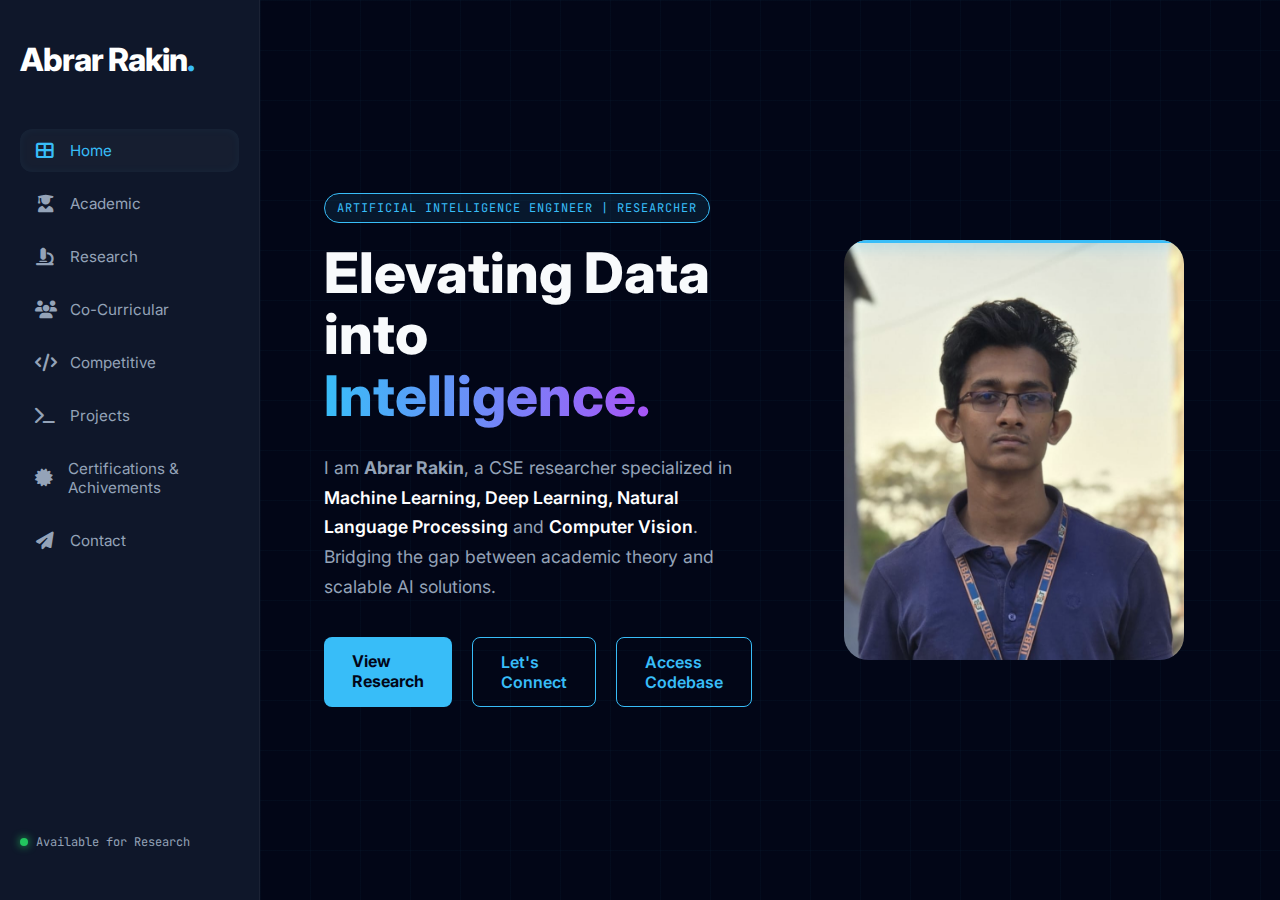
<file: index.html>
<!DOCTYPE html>
<html lang="en">
<head>
  <meta charset="UTF-8">
  <meta name="viewport" content="width=device-width, initial-scale=1.0">
  <title>Abrar Rakin | AI Researcher</title>
  <link href="https://fonts.googleapis.com/css2?family=Inter:wght@400;700;800&family=JetBrains+Mono:wght@400;500&display=swap" rel="stylesheet">
  <link rel="stylesheet" href="https://cdnjs.cloudflare.com/ajax/libs/font-awesome/6.5.0/css/all.min.css">
  <link rel="stylesheet" href="style.css">
</head>
<body>

  <nav class="vertical-nav">
    <div class="logo-box">
      <h1 class="logo">Abrar Rakin<span>.</span></h1>
    </div>
    <ul class="nav-links">
      <li><a href="index.html" class="active"><i class="fas fa-th-large"></i> <span>Home</span></a></li>
      <li><a href="academic.html"><i class="fas fa-user-graduate"></i> <span>Academic</span></a></li>
      <li><a href="research.html"><i class="fas fa-microscope"></i> <span>Research</span></a></li>
      <li><a href="cocurricular.html"><i class="fas fa-users"></i> <span>Co-Curricular</span></a></li>
      <li><a href="competitive.html"><i class="fas fa-code"></i> <span>Competitive</span></a></li>
      <li><a href="projects.html"><i class="fas fa-terminal"></i> <span>Projects</span></a></li>
      <li><a href="certifications.html"><i class="fas fa-certificate"></i> <span>Certifications & Achivements</span></a></li>
      <li><a href="contact.html"><i class="fas fa-paper-plane"></i> <span>Contact</span></a></li>
    </ul>
    <div class="nav-footer">
      <div class="status-dot"></div> Available for Research
    </div>
  </nav>

  <main class="front-page">
    <div class="grid-overlay"></div>
    
    <div class="front-content">
      <div class="text-side">
        <div class="badge">Artificial Intelligence Engineer | Researcher</div>
        <h2 class="hero-title">Elevating Data into <br><span>Intelligence.</span></h2>
        <p class="hero-desc">
          I am <strong>Abrar Rakin</strong>, a CSE researcher specialized in <span class="highlight">Machine Learning, Deep Learning, Natural Language Processing</span> and <span class="highlight">Computer Vision</span>. Bridging the gap between academic theory and scalable AI solutions.
        </p>
        <div class="hero-btns">
          <a href="research.html" class="btn-primary">View Research</a>
          <a href="contact.html" class="btn-secondary">Let's Connect</a>
          <a href="project.html" class="btn-secondary">Access Codebase</a>
        </div>
      </div>

      <div class="image-side">
        <div class="image-frame">
          <img src="images/rakin.jpeg" alt="Abrar Rakin">
          <div class="frame-border"></div>
          <div class="scan-line"></div>
        </div>
      </div>
    </div>
  </main>
</body>
</html>
</file>
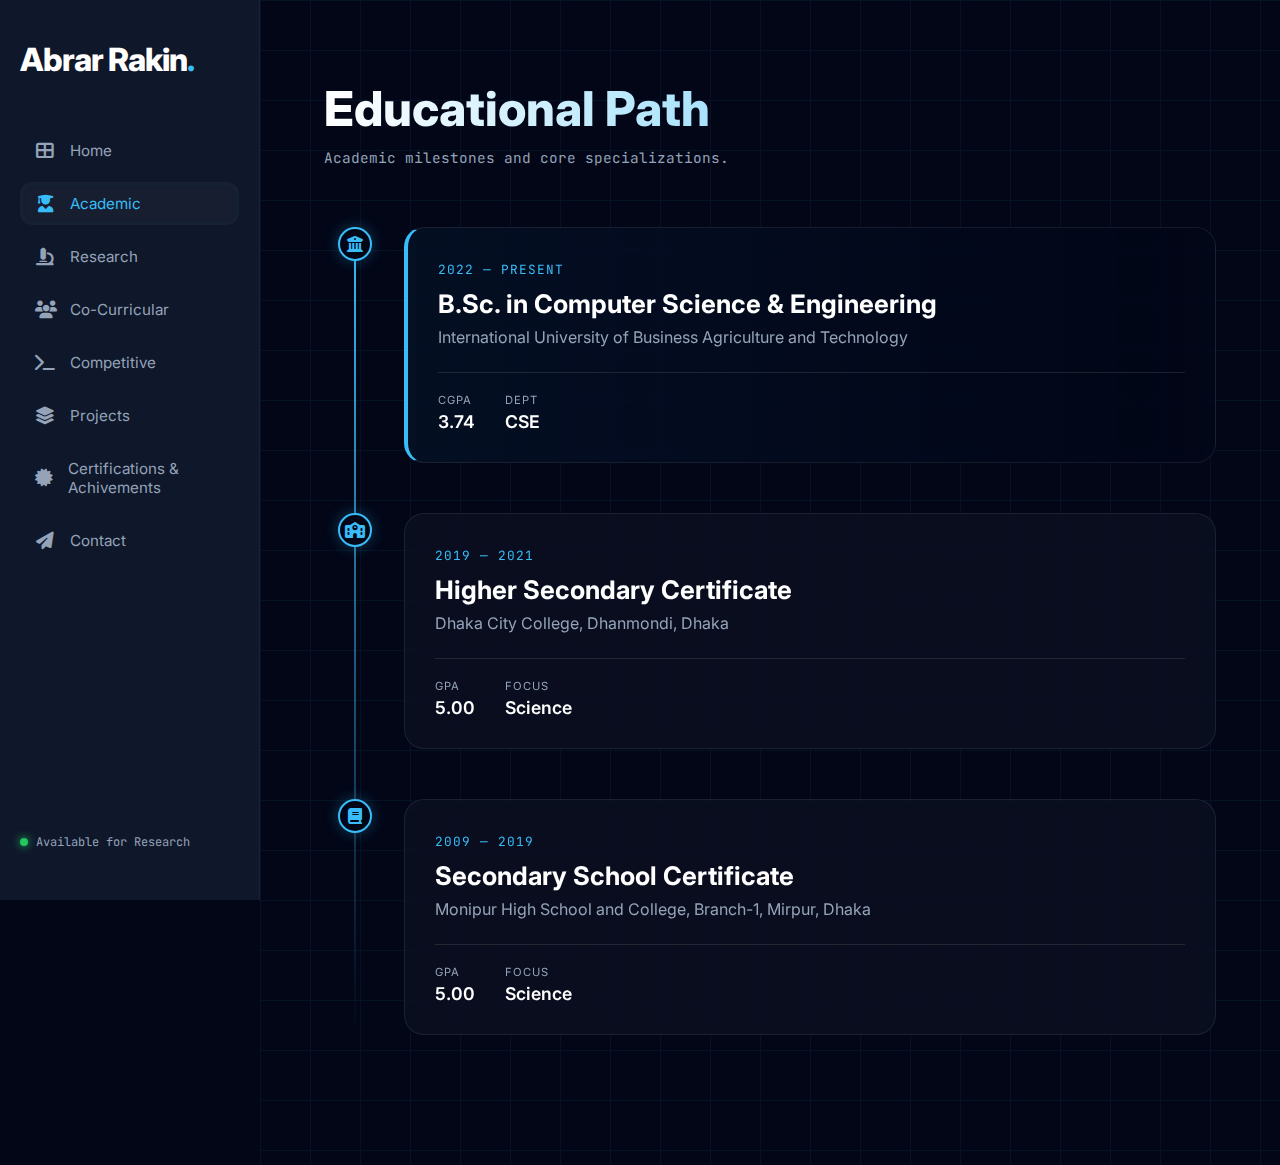
<file: academic.html>
<!DOCTYPE html>
<html lang="en">
<head>
  <meta charset="UTF-8">
  <meta name="viewport" content="width=device-width, initial-scale=1.0">
  <title>Academic Background | Abrar Rakin</title>
  <link href="https://fonts.googleapis.com/css2?family=Inter:wght@400;700;800&family=JetBrains+Mono:wght@400;500&display=swap" rel="stylesheet">
  <link rel="stylesheet" href="https://cdnjs.cloudflare.com/ajax/libs/font-awesome/6.5.0/css/all.min.css">
  <link rel="stylesheet" href="style.css"> 
  <link rel="stylesheet" href="academic.css"> 
</head>
<body>
  
  <nav class="vertical-nav">
    <div class="logo-box">
      <h1 class="logo">Abrar Rakin<span>.</span></h1>
    </div>
    <ul class="nav-links">
      <li><a href="index.html"><i class="fas fa-th-large"></i> <span>Home</span></a></li>
      <li><a href="academic.html" class="active"><i class="fas fa-user-graduate"></i> <span>Academic</span></a></li>
      <li><a href="research.html"><i class="fas fa-microscope"></i> <span>Research</span></a></li>
      <li><a href="cocurricular.html"><i class="fas fa-users"></i> <span>Co-Curricular</span></a></li>
      <li><a href="competitive.html"><i class="fas fa-terminal"></i> <span>Competitive</span></a></li>
      <li><a href="projects.html"><i class="fas fa-layer-group"></i> <span>Projects</span></a></li>
      <li><a href="certifications.html"><i class="fas fa-certificate"></i> <span>Certifications & Achivements</span></a></li>
      <li><a href="contact.html"><i class="fas fa-paper-plane"></i> <span>Contact</span></a></li>
    </ul>
    <div class="nav-footer">
      <div class="status-dot"></div> Available for Research
    </div>
  </nav>

  <main class="academic-wrapper">
    <div class="grid-overlay"></div>
    
    <header class="section-header">
      <h1 class="glow-text">Educational Path</h1>
      <p class="subtitle">Academic milestones and core specializations.</p>
    </header>

    <div class="timeline-container">
      
      <div class="timeline-item">
        <div class="timeline-node"><i class="fas fa-university"></i></div>
        <div class="academic-glass-card latest">
          <span class="year-label">2022 — Present</span>
          <h3>B.Sc. in Computer Science & Engineering</h3>
          <p class="institution">International University of Business Agriculture and Technology</p>
          <div class="academic-details">
            <div class="detail-item"><span>CGPA</span><strong>3.74</strong></div>
            <div class="detail-item"><span>Dept</span><strong>CSE</strong></div>
          </div>
        </div>
      </div>

      <div class="timeline-item">
        <div class="timeline-node"><i class="fas fa-school"></i></div>
        <div class="academic-glass-card">
          <span class="year-label">2019 — 2021</span>
          <h3>Higher Secondary Certificate</h3>
          <p class="institution">Dhaka City College, Dhanmondi, Dhaka</p>
          <div class="academic-details">
            <div class="detail-item"><span>GPA</span><strong>5.00</strong></div>
            <div class="detail-item"><span>Focus</span><strong>Science</strong></div>
          </div>
        </div>
      </div>

      <div class="timeline-item">
        <div class="timeline-node"><i class="fas fa-book"></i></div>
        <div class="academic-glass-card">
          <span class="year-label">2009 — 2019</span>
          <h3>Secondary School Certificate</h3>
          <p class="institution">Monipur High School and College, Branch-1, Mirpur, Dhaka</p>
          <div class="academic-details">
            <div class="detail-item"><span>GPA</span><strong>5.00</strong></div>
            <div class="detail-item"><span>Focus</span><strong>Science</strong></div>
          </div>
        </div>
      </div>

    </div>
  </main>
</body>
</html>
</file>
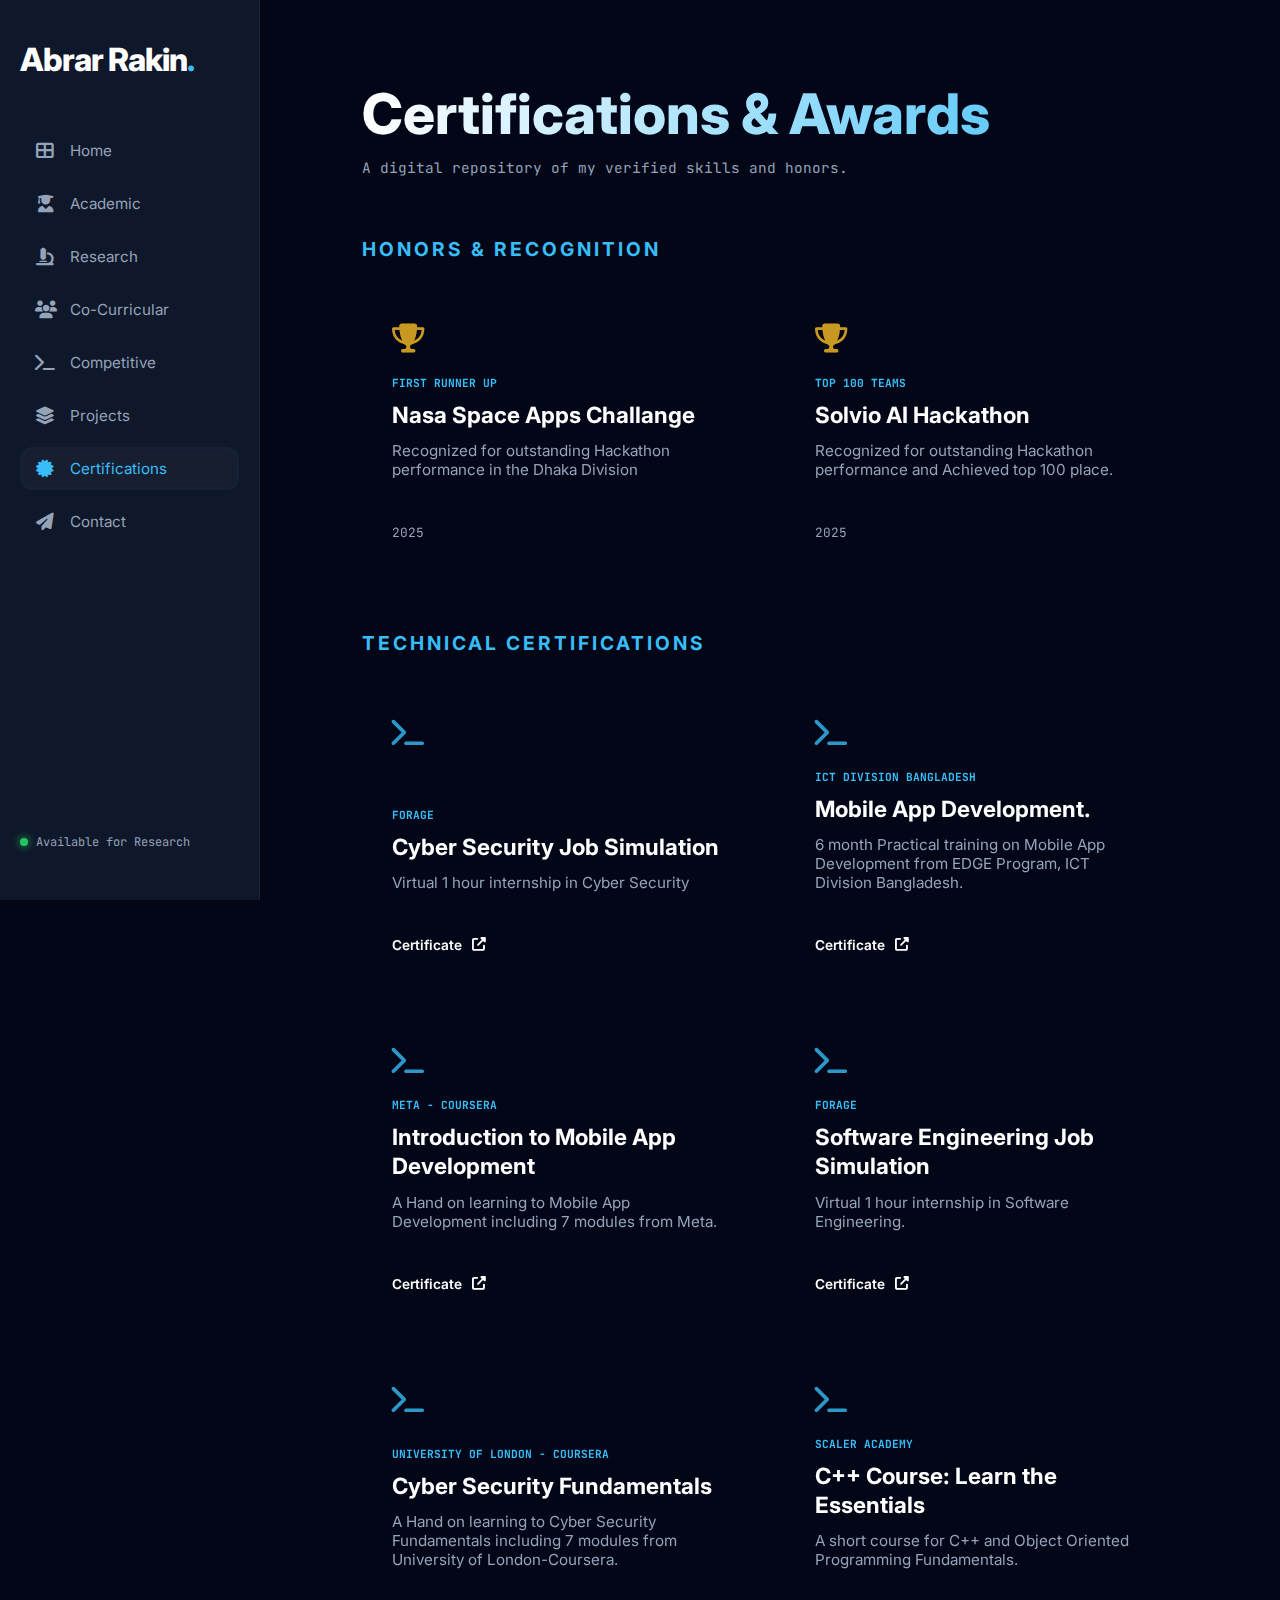
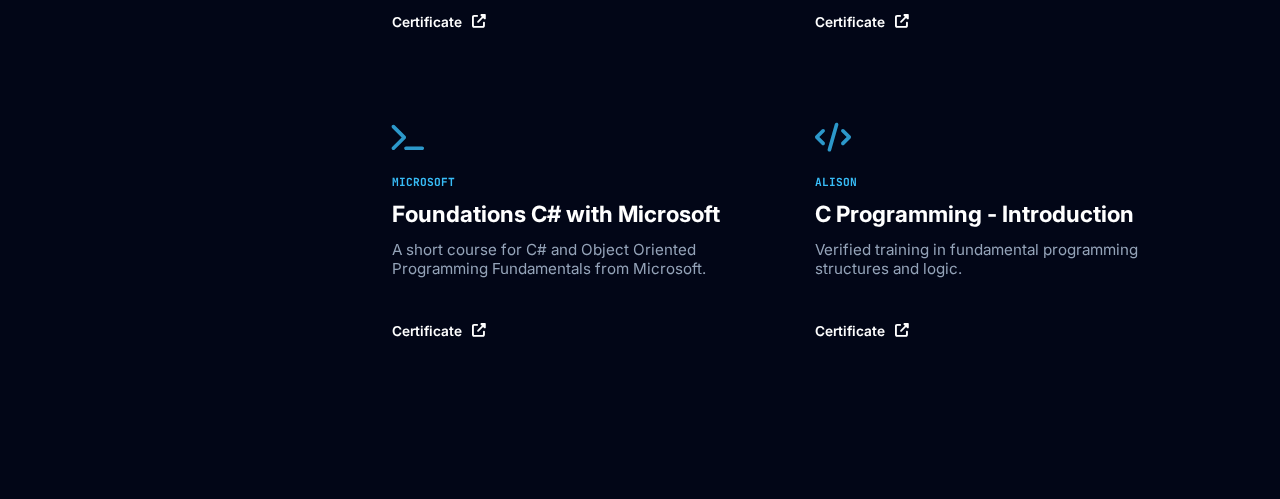
<file: certifications.html>
<!DOCTYPE html>
<html lang="en">
<head>
  <meta charset="UTF-8">
  <meta name="viewport" content="width=device-width, initial-scale=1.0">
  <title>Credentials | Abrar Rakin</title>
  <link href="https://fonts.googleapis.com/css2?family=Inter:wght@400;700;800&family=JetBrains+Mono:wght@400;500&display=swap" rel="stylesheet">
  <link rel="stylesheet" href="https://cdnjs.cloudflare.com/ajax/libs/font-awesome/6.5.0/css/all.min.css">
  <link rel="stylesheet" href="style.css"> 
  <link rel="stylesheet" href="certifications.css"> 
</head>
<body>

  <nav class="vertical-nav">
    <div class="logo-box">
      <h1 class="logo">Abrar Rakin<span>.</span></h1>
    </div>
    <ul class="nav-links">
      <li><a href="index.html"><i class="fas fa-th-large"></i> <span>Home</span></a></li>
      <li><a href="academic.html"><i class="fas fa-user-graduate"></i> <span>Academic</span></a></li>
      <li><a href="research.html"><i class="fas fa-microscope"></i> <span>Research</span></a></li>
      <li><a href="cocurricular.html"><i class="fas fa-users"></i> <span>Co-Curricular</span></a></li>
      <li><a href="competitive.html"><i class="fas fa-terminal"></i> <span>Competitive</span></a></li>
      <li><a href="projects.html"><i class="fas fa-layer-group"></i> <span>Projects</span></a></li>
      <li><a href="certifications.html" class="active"><i class="fas fa-certificate"></i> <span>Certifications</span></a></li>
      <li><a href="contact.html"><i class="fas fa-paper-plane"></i> <span>Contact</span></a></li>
    </ul>
    <div class="nav-footer">
      <div class="status-dot"></div> Available for Research
    </div>
  </nav>

  <main class="cert-wrapper">
    <div class="grid-overlay"></div>
    
    <header class="section-intro">
      <h1 class="glow-title">Certifications & Awards</h1>
      <p class="subtitle">A digital repository of my verified skills and honors.</p>
    </header>

    <h2 class="category-divider">Honors & Recognition</h2>
    <div class="credentials-grid">
      <div class="glass-cert-card award-glow">
        <div class="cert-icon"><i class="fas fa-trophy"></i></div>
        <div class="cert-content">
          <span class="platform-tag">First Runner Up</span>
          <h3>Nasa Space Apps Challange</h3>
          <p>Recognized for outstanding Hackathon performance in the Dhaka Division</p>
          <div class="cert-footer">
            <span class="cert-date">2025</span>
          </div>
        </div>
      </div>

      <div class="glass-cert-card award-glow">
        <div class="cert-icon"><i class="fas fa-trophy"></i></div>
        <div class="cert-content">
          <span class="platform-tag">Top 100 Teams</span>
          <h3>Solvio AI Hackathon</h3>
          <p>Recognized for outstanding Hackathon performance and Achieved top 100 place.</p>
          <div class="cert-footer">
            <span class="cert-date">2025</span>
          </div>
        </div>
      </div>
    </div>

    <h2 class="category-divider">Technical Certifications</h2>
    <div class="credentials-grid">
      
        <div class="glass-cert-card">
        <div class="cert-icon"><i class="fas fa-terminal"></i></div>
        <div class="cert-content">
          <span class="platform-tag">Forage</span>
          <h3>Cyber Security Job Simulation</h3>
          <p>Virtual 1 hour internship in Cyber Security</p>
          <div class="cert-footer">
            <a href="https://drive.google.com/file/d/1C5HxmUEmfNVuG2KZcvxR1ucpfQaMeUvx/view?usp=sharing" target="_blank" class="btn-verify">Certificate <i class="fas fa-external-link-alt"></i></a>
          </div>
        </div>
      </div>

      <div class="glass-cert-card">
        <div class="cert-icon"><i class="fas fa-terminal"></i></div>
        <div class="cert-content">
          <span class="platform-tag">ICT Division Bangladesh</span>
          <h3>Mobile App Development.</h3>
          <p>6 month Practical training on Mobile App Development from EDGE Program, ICT Division Bangladesh.</p>
          <div class="cert-footer">
            <a href="https://drive.google.com/file/d/1kJG18xAhb6I2mNIpS3x46_Fngk0rk7sl/view?usp=sharing" target="_blank" class="btn-verify">Certificate <i class="fas fa-external-link-alt"></i></a>
          </div>
        </div>
      </div>


      <div class="glass-cert-card">
        <div class="cert-icon"><i class="fas fa-terminal"></i></div>
        <div class="cert-content">
          <span class="platform-tag">Meta - Coursera</span>
          <h3>Introduction to Mobile App Development</h3>
          <p>A Hand on learning to Mobile App Development including 7 modules from Meta.</p>
          <div class="cert-footer">
            <a href="https://drive.google.com/file/d/1Rct90ITN_X5EdvcaxeM1BgME785D7Iyc/view?usp=sharing" target="_blank" class="btn-verify">Certificate <i class="fas fa-external-link-alt"></i></a>
          </div>
        </div>
      </div>

      <div class="glass-cert-card">
        <div class="cert-icon"><i class="fas fa-terminal"></i></div>
        <div class="cert-content">
          <span class="platform-tag">Forage</span>
          <h3>Software Engineering Job Simulation</h3>
          <p>Virtual 1 hour internship in Software Engineering.</p>
          <div class="cert-footer">
            <a href="https://drive.google.com/file/d/1JikAbf0PrAP6vWQa3_aSe3dGCWPoiXIC/view?usp=sharing" target="_blank" class="btn-verify">Certificate <i class="fas fa-external-link-alt"></i></a>
          </div>
        </div>
      </div>

      <div class="glass-cert-card">
        <div class="cert-icon"><i class="fas fa-terminal"></i></div>
        <div class="cert-content">
          <span class="platform-tag">University of London - Coursera</span>
          <h3>Cyber Security Fundamentals</h3>
          <p>A Hand on learning to Cyber Security Fundamentals including 7 modules from University of London-Coursera.</p>
          <div class="cert-footer">
            <a href="https://drive.google.com/file/d/14tE1_wb7iRyIAbrZXQ0qiaOtVZwMaR0T/view?usp=sharing" target="_blank" class="btn-verify">Certificate <i class="fas fa-external-link-alt"></i></a>
          </div>
        </div>
      </div>

      <div class="glass-cert-card">
        <div class="cert-icon"><i class="fas fa-terminal"></i></div>
        <div class="cert-content">
          <span class="platform-tag">Scaler Academy</span>
          <h3>C++ Course: Learn the Essentials</h3>
          <p>A short course for C++ and Object Oriented Programming Fundamentals.</p>
          <div class="cert-footer">
            <a href="https://drive.google.com/file/d/1_jA_k8l-J0VISGOQAKnk8Hi46AY3a6hv/view?usp=sharing" target="_blank" class="btn-verify">Certificate <i class="fas fa-external-link-alt"></i></a>
          </div>
        </div>
      </div>

      <div class="glass-cert-card">
        <div class="cert-icon"><i class="fas fa-terminal"></i></div>
        <div class="cert-content">
          <span class="platform-tag">Microsoft</span>
          <h3>Foundations C# with Microsoft</h3>
          <p>A short course for C# and Object Oriented Programming Fundamentals from Microsoft.</p>
          <div class="cert-footer">
            <a href="https://drive.google.com/file/d/1zd0_GexIbU3rHjrNm_cCYAN-XsHRbGBA/view?usp=sharing" target="_blank" class="btn-verify">Certificate <i class="fas fa-external-link-alt"></i></a>
          </div>
        </div>
      </div>

      <div class="glass-cert-card">
        <div class="cert-icon"><i class="fas fa-code"></i></div>
        <div class="cert-content">
          <span class="platform-tag">Alison</span>
          <h3>C Programming - Introduction</h3>
          <p>Verified training in fundamental programming structures and logic.</p>
          <div class="cert-footer">
            <a href="https://drive.google.com/file/d/16xyqewYyEAj_nvve5I69Lc292Q63nQw0/view?usp=drive_link" target="_blank" class="btn-verify">Certificate <i class="fas fa-external-link-alt"></i></a>
          </div>
        </div>
      </div>


      

    </div>
  </main>
</body>
</html>
</file>
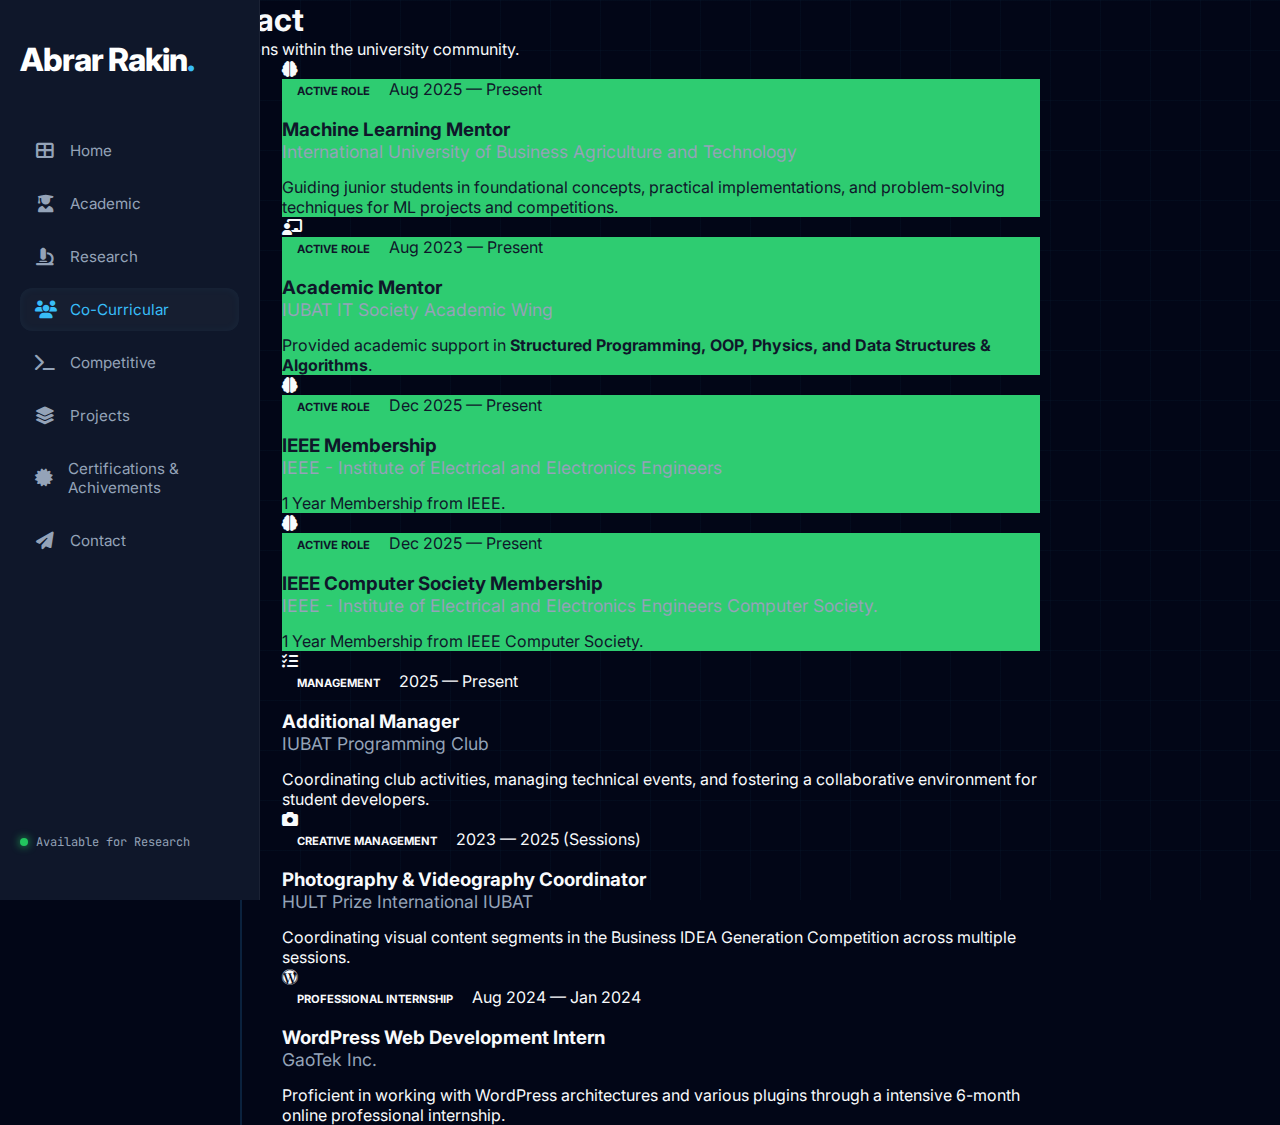
<file: cocurricular.html>
<!DOCTYPE html>
<html lang="en">
<head>
  <meta charset="UTF-8">
  <meta name="viewport" content="width=device-width, initial-scale=1.0">
  <title>Co-Curricular | Abrar Rakin</title>
  <link href="https://fonts.googleapis.com/css2?family=Inter:wght@400;700;800&family=JetBrains+Mono:wght@400;500&display=swap" rel="stylesheet">
  <link rel="stylesheet" href="https://cdnjs.cloudflare.com/ajax/libs/font-awesome/6.5.0/css/all.min.css">
  <link rel="stylesheet" href="style.css"> 
  <link rel="stylesheet" href="cocurricular.css"> 
</head>
<body>

  <nav class="vertical-nav">
    <div class="logo-box">
      <h1 class="logo">Abrar Rakin<span>.</span></h1>
    </div>
    <ul class="nav-links">
      <li><a href="index.html"><i class="fas fa-th-large"></i> <span>Home</span></a></li>
      <li><a href="academic.html"><i class="fas fa-user-graduate"></i> <span>Academic</span></a></li>
      <li><a href="research.html"><i class="fas fa-microscope"></i> <span>Research</span></a></li>
      <li><a href="cocurricular.html" class="active"><i class="fas fa-users"></i> <span>Co-Curricular</span></a></li>
      <li><a href="competitive.html"><i class="fas fa-terminal"></i> <span>Competitive</span></a></li>
      <li><a href="projects.html"><i class="fas fa-layer-group"></i> <span>Projects</span></a></li>
      <li><a href="certifications.html"><i class="fas fa-certificate"></i> <span>Certifications & Achivements</span></a></li>
      <li><a href="contact.html"><i class="fas fa-paper-plane"></i> <span>Contact</span></a></li>
    </ul>
    <div class="nav-footer">
      <div class="status-dot"></div> Available for Research
    </div>
  </nav>

  <main class="cocurricular-wrapper">
    <div class="grid-overlay"></div>
    
    <header class="section-intro">
      <h1 class="glow-title">Leadership & Impact</h1>
      <p class="subtitle">Official roles and mentoring positions within the university community.</p>
    </header>

    <div class="timeline-container">
      
      <div class="timeline-node">
        <div class="node-sidebar">
          <div class="node-icon"><i class="fas fa-brain"></i></div>
          <div class="node-line"></div>
        </div>
        <div class="timeline-glass-card current">
          <div class="card-meta">
            <span class="role-tag active-node">Active Role</span>
            <span class="node-date">Aug 2025 — Present</span>
          </div>
          <h3>Machine Learning Mentor</h3>
          <p class="organization">International University of Business Agriculture and Technology</p>
          <p class="description">Guiding junior students in foundational concepts, practical implementations, and problem-solving techniques for ML projects and competitions.</p>
        </div>
      </div>

      <div class="timeline-node">
        <div class="node-sidebar">
          <div class="node-icon"><i class="fas fa-chalkboard-teacher"></i></div>
          <div class="node-line"></div>
        </div>
        <div class="timeline-glass-card current">
          <div class="card-meta">
            <span class="role-tag active-node">Active Role</span>
            <span class="node-date">Aug 2023 — Present</span>
          </div>
          <h3>Academic Mentor</h3>
          <p class="organization">IUBAT IT Society Academic Wing</p>
          <p class="description">Provided academic support in <strong>Structured Programming, OOP, Physics, and Data Structures & Algorithms</strong>.</p>
        </div>
      </div>

      <div class="timeline-node">
        <div class="node-sidebar">
          <div class="node-icon"><i class="fas fa-brain"></i></div>
          <div class="node-line"></div>
        </div>
        <div class="timeline-glass-card current">
          <div class="card-meta">
            <span class="role-tag active-node">Active Role</span>
            <span class="node-date">Dec 2025 — Present</span>
          </div>
          <h3>IEEE Membership</h3>
          <p class="organization">IEEE - Institute of Electrical and Electronics Engineers</p>
          <p class="description">1 Year Membership from IEEE.</p>
        </div>
      </div>

      <div class="timeline-node">
        <div class="node-sidebar">
          <div class="node-icon"><i class="fas fa-brain"></i></div>
          <div class="node-line"></div>
        </div>
        <div class="timeline-glass-card current">
          <div class="card-meta">
            <span class="role-tag active-node">Active Role</span>
            <span class="node-date">Dec 2025 — Present</span>
          </div>
          <h3>IEEE Computer Society Membership</h3>
          <p class="organization">IEEE - Institute of Electrical and Electronics Engineers Computer Society.</p>
          <p class="description">1 Year Membership from IEEE Computer Society.</p>
        </div>
      </div>

      <div class="timeline-node">
        <div class="node-sidebar">
          <div class="node-icon"><i class="fas fa-tasks"></i></div>
          <div class="node-line"></div>
        </div>
        <div class="timeline-glass-card">
          <div class="card-meta">
            <span class="role-tag mgmt-node">Management</span>
            <span class="node-date">2025 — Present</span>
          </div>
          <h3>Additional Manager</h3>
          <p class="organization">IUBAT Programming Club</p>
          <p class="description">Coordinating club activities, managing technical events, and fostering a collaborative environment for student developers.</p>
        </div>
      </div>

      <div class="timeline-node">
        <div class="node-sidebar">
          <div class="node-icon"><i class="fas fa-camera"></i></div>
          <div class="node-line"></div>
        </div>
        <div class="timeline-glass-card">
          <div class="card-meta">
            <span class="role-tag mgmt-node">Creative Management</span>
            <span class="node-date">2023 — 2025 (Sessions)</span>
          </div>
          <h3>Photography & Videography Coordinator</h3>
          <p class="organization">HULT Prize International IUBAT</p>
          <p class="description">Coordinating visual content segments in the Business IDEA Generation Competition across multiple sessions.</p>
        </div>
      </div>

      <div class="timeline-node">
        <div class="node-sidebar">
          <div class="node-icon"><i class="fab fa-wordpress"></i></div>
          <div class="node-line"></div>
        </div>
        <div class="timeline-glass-card highlight-intern">
          <div class="card-meta">
            <span class="role-tag tech-node">Professional Internship</span>
            <span class="node-date">Aug 2024 — Jan 2024</span>
          </div>
          <h3>WordPress Web Development Intern</h3>
          <p class="organization">GaoTek Inc.</p>
          <p class="description">Proficient in working with WordPress architectures and various plugins through a intensive 6-month online professional internship.</p>
        </div>
      </div>

    </div>
  </main>
</body>
</html>
</file>
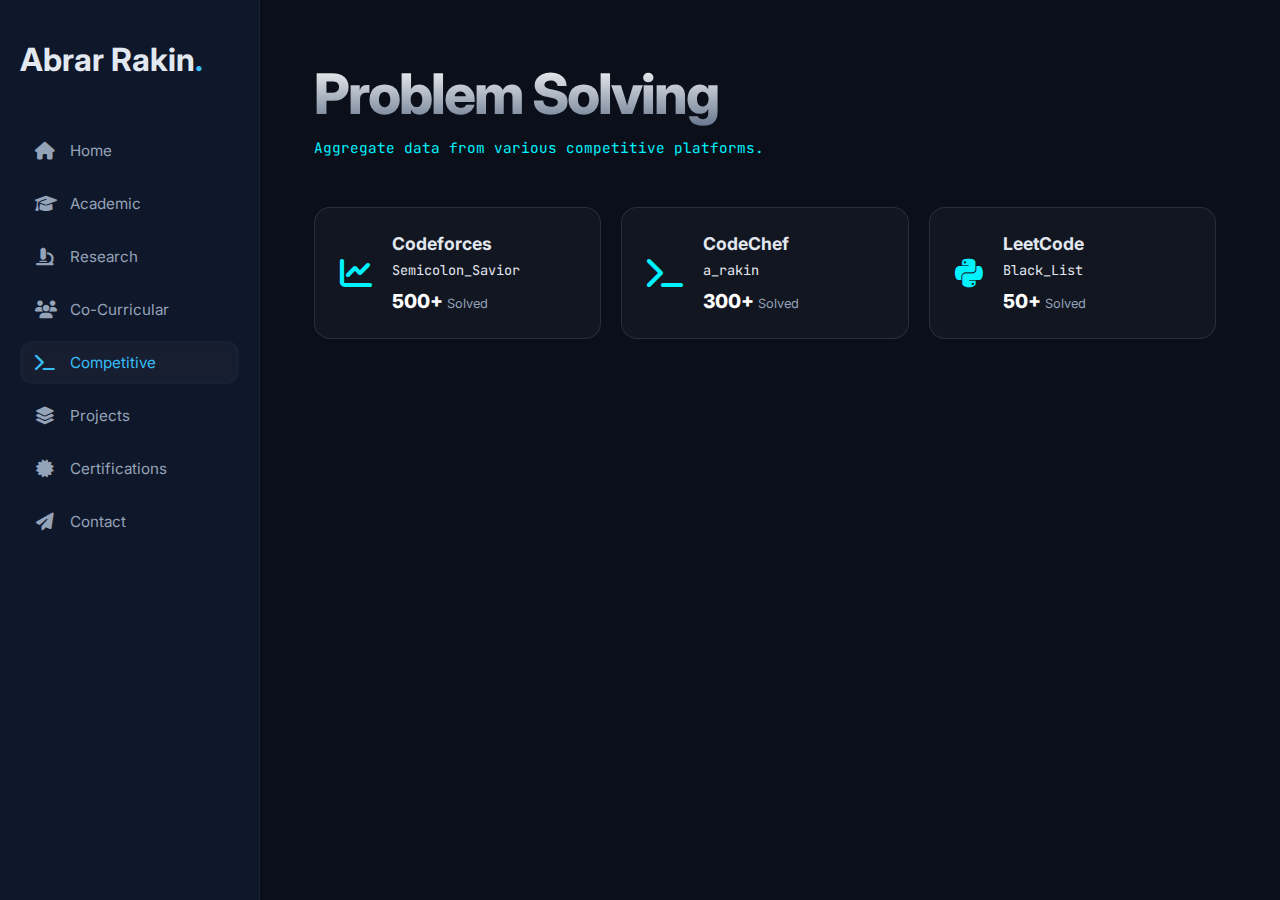
<file: competitive.html>
<!DOCTYPE html>
<html lang="en">
<head>
  <meta charset="UTF-8">
  <meta name="viewport" content="width=device-width, initial-scale=1.0">
  <title>Competitive Programming | Abrar Rakin</title>
  <link href="https://fonts.googleapis.com/css2?family=JetBrains+Mono:wght@400;700&family=Inter:wght@300;400;800&display=swap" rel="stylesheet">
  <link rel="stylesheet" href="https://cdnjs.cloudflare.com/ajax/libs/font-awesome/6.5.0/css/all.min.css">
  <link rel="stylesheet" href="style.css"> <link rel="stylesheet" href="competitive.css">
</head>
<body>

  <nav class="vertical-nav">
    <div class="nav-content">
      <h1 class="logo">Abrar Rakin<span>.</span></h1>
      <ul class="nav-links">
        <li><a href="index.html"><i class="fas fa-home"></i> <span>Home</span></a></li>
        <li><a href="academic.html"><i class="fas fa-graduation-cap"></i> <span>Academic</span></a></li>
        <li><a href="research.html"><i class="fas fa-microscope"></i> <span>Research</span></a></li>
        <li><a href="cocurricular.html"><i class="fas fa-users"></i> <span>Co-Curricular</span></a></li>
        <li><a href="competitive.html" class="active"><i class="fas fa-terminal"></i> <span>Competitive</span></a></li>
        <li><a href="projects.html"><i class="fas fa-layer-group"></i> <span>Projects</span></a></li>
        <li><a href="certifications.html"><i class="fas fa-certificate"></i> <span>Certifications</span></a></li>
        <li><a href="contact.html"><i class="fas fa-paper-plane"></i> <span>Contact</span></a></li>
      </ul>
    </div>
  </nav>

  <main class="main-content">
    <div class="glitch-overlay"></div>

    <section class="oj-section">
      <header class="section-intro">
        <h1 class="glow-title">Problem Solving</h1>
        <p class="subtitle">Aggregate data from various competitive platforms.</p>
      </header>

      <div class="oj-stats-container">
        <div class="oj-stat-box cf">
          <div class="stat-icon"><i class="fas fa-chart-line"></i></div>
          <div class="stat-info">
            <h3>Codeforces</h3>
            <a href="https://codeforces.com/profile/Semicolon_Savior" target="_blank">Semicolon_Savior</a>
            <div class="solve-count"><span>500+</span> Solved</div>
          </div>
        </div>

        <div class="oj-stat-box codechef">
            <div class="stat-icon"><i class="fas fa-terminal"></i></div>
            <div class="stat-info">
                <h3>CodeChef</h3>
                <a href="https://www.codechef.com/users/a_rakin" target="_blank">a_rakin</a>
                <div class="solve-count"><span>300+</span> Solved</div>
            </div>
        </div>

        <div class="oj-stat-box lc">
          <div class="stat-icon"><i class="fab fa-python"></i></div>
          <div class="stat-info">
            <h3>LeetCode</h3>
            <a href="https://leetcode.com/u/Black_List/" target="_blank">Black_List</a>
            <div class="solve-count"><span>50+</span> Solved</div>
          </div>
        </div>
      </div>
    </section>
    
  </main>

</body>
</html>
</file>
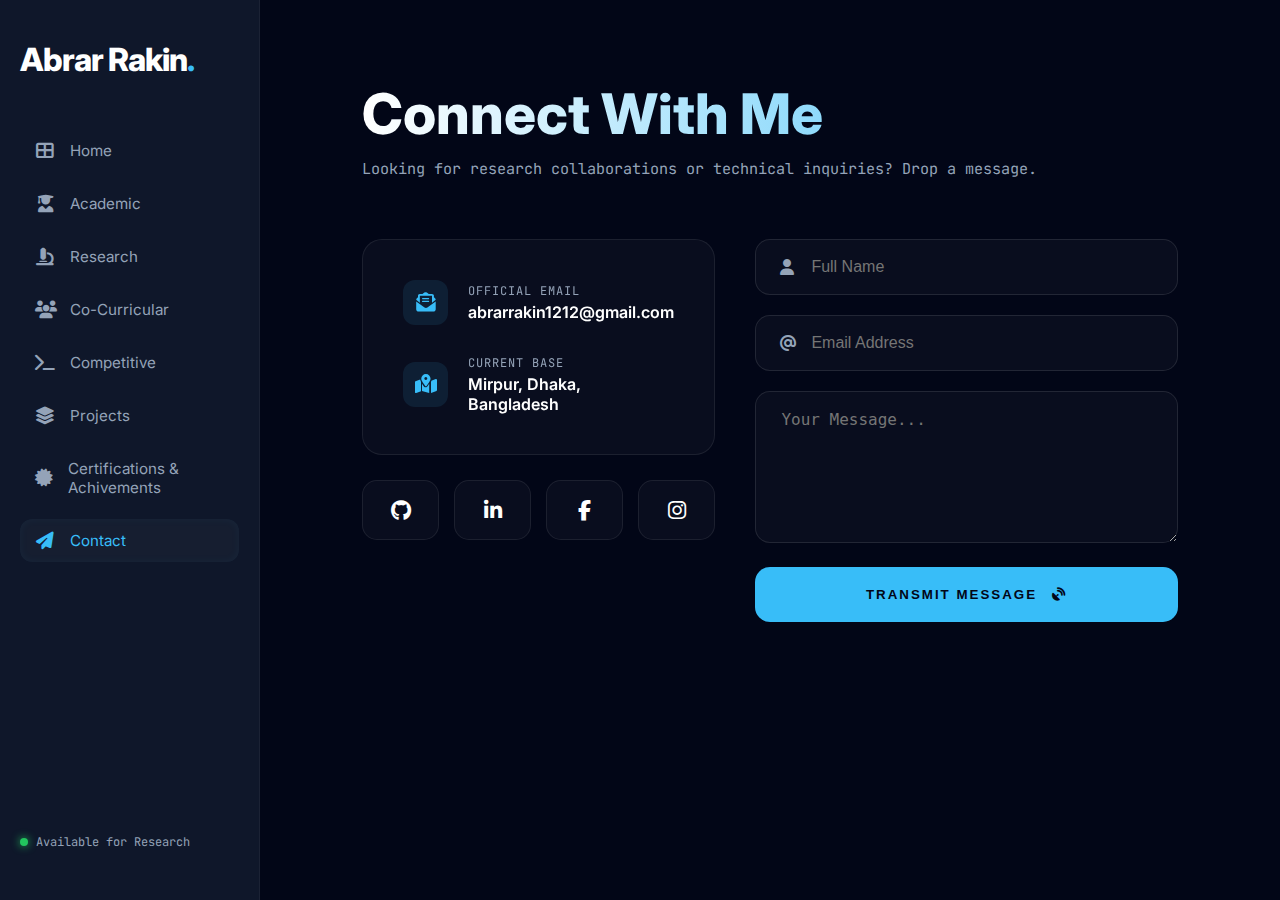
<file: contact.html>
<!DOCTYPE html>
<html lang="en">
<head>
  <meta charset="UTF-8">
  <meta name="viewport" content="width=device-width, initial-scale=1.0">
  <title>Contact | Abrar Rakin</title>
  <link href="https://fonts.googleapis.com/css2?family=Inter:wght@400;700;800&family=JetBrains+Mono:wght@400;500&display=swap" rel="stylesheet">
  <link rel="stylesheet" href="https://cdnjs.cloudflare.com/ajax/libs/font-awesome/6.5.0/css/all.min.css">
  <link rel="stylesheet" href="style.css">
  <link rel="stylesheet" href="contact.css">
</head>
<body>

  <nav class="vertical-nav">
    <div class="logo-box">
      <h1 class="logo">Abrar Rakin<span>.</span></h1>
    </div>
    <ul class="nav-links">
      <li><a href="index.html"><i class="fas fa-th-large"></i> <span>Home</span></a></li>
      <li><a href="academic.html"><i class="fas fa-user-graduate"></i> <span>Academic</span></a></li>
      <li><a href="research.html"><i class="fas fa-microscope"></i> <span>Research</span></a></li>
      <li><a href="cocurricular.html"><i class="fas fa-users"></i> <span>Co-Curricular</span></a></li>
      <li><a href="competitive.html"><i class="fas fa-terminal"></i> <span>Competitive</span></a></li>
      <li><a href="projects.html"><i class="fas fa-layer-group"></i> <span>Projects</span></a></li>
      <li><a href="certifications.html"><i class="fas fa-certificate"></i> <span>Certifications & Achivements</span></a></li>
      <li><a href="contact.html" class="active"><i class="fas fa-paper-plane"></i> <span>Contact</span></a></li>
    </ul>
    <div class="nav-footer">
      <div class="status-dot"></div> Available for Research
    </div>
  </nav>

  <main class="contact-wrapper">
    <div class="grid-overlay"></div>
    
    <header class="section-intro">
      <h1 class="glow-title">Connect With Me</h1>
      <p class="subtitle">Looking for research collaborations or technical inquiries? Drop a message.</p>
    </header>

    <div class="contact-grid">
      <div class="info-sidebar">
        <div class="glass-info-card">
          <div class="info-item">
            <div class="icon-box"><i class="fas fa-envelope-open-text"></i></div>
            <div>
              <span>Official Email</span>
              <p>abrarrakin1212@gmail.com</p>
            </div>
          </div>
          <div class="info-item">
            <div class="icon-box"><i class="fas fa-map-marked-alt"></i></div>
            <div>
              <span>Current Base</span>
              <p>Mirpur, Dhaka, Bangladesh</p>
            </div>
          </div>
        </div>

        <div class="social-grid">
          <a href="https://github.com/A-Rakin" target="_blank" class="social-btn github"><i class="fab fa-github"></i></a>
          <a href="https://www.linkedin.com/in/abrar-rakin-99a039229/" target="_blank" class="social-btn linkedin"><i class="fab fa-linkedin-in"></i></a>
          <a href="https://www.facebook.com/erorabrarrakin" target="_blank" class="social-btn facebook"><i class="fab fa-facebook-f"></i></a>
          <a href="https://www.instagram.com/oggie_vai/" target="_blank" class="social-btn instagram"><i class="fab fa-instagram"></i></a>
        </div>
      </div>

      <div class="form-container">
        <form class="cyber-form">
          <div class="input-group">
            <input type="text" placeholder="Full Name" required>
            <i class="fas fa-user"></i>
          </div>
          <div class="input-group">
            <input type="email" placeholder="Email Address" required>
            <i class="fas fa-at"></i>
          </div>
          <div class="input-group">
            <textarea placeholder="Your Message..." rows="6" required></textarea>
          </div>
          <button type="submit" class="submit-btn">
            Transmit Message <i class="fas fa-satellite-dish"></i>
          </button>
        </form>
      </div>
    </div>
  </main>
</body>
</html>
</file>
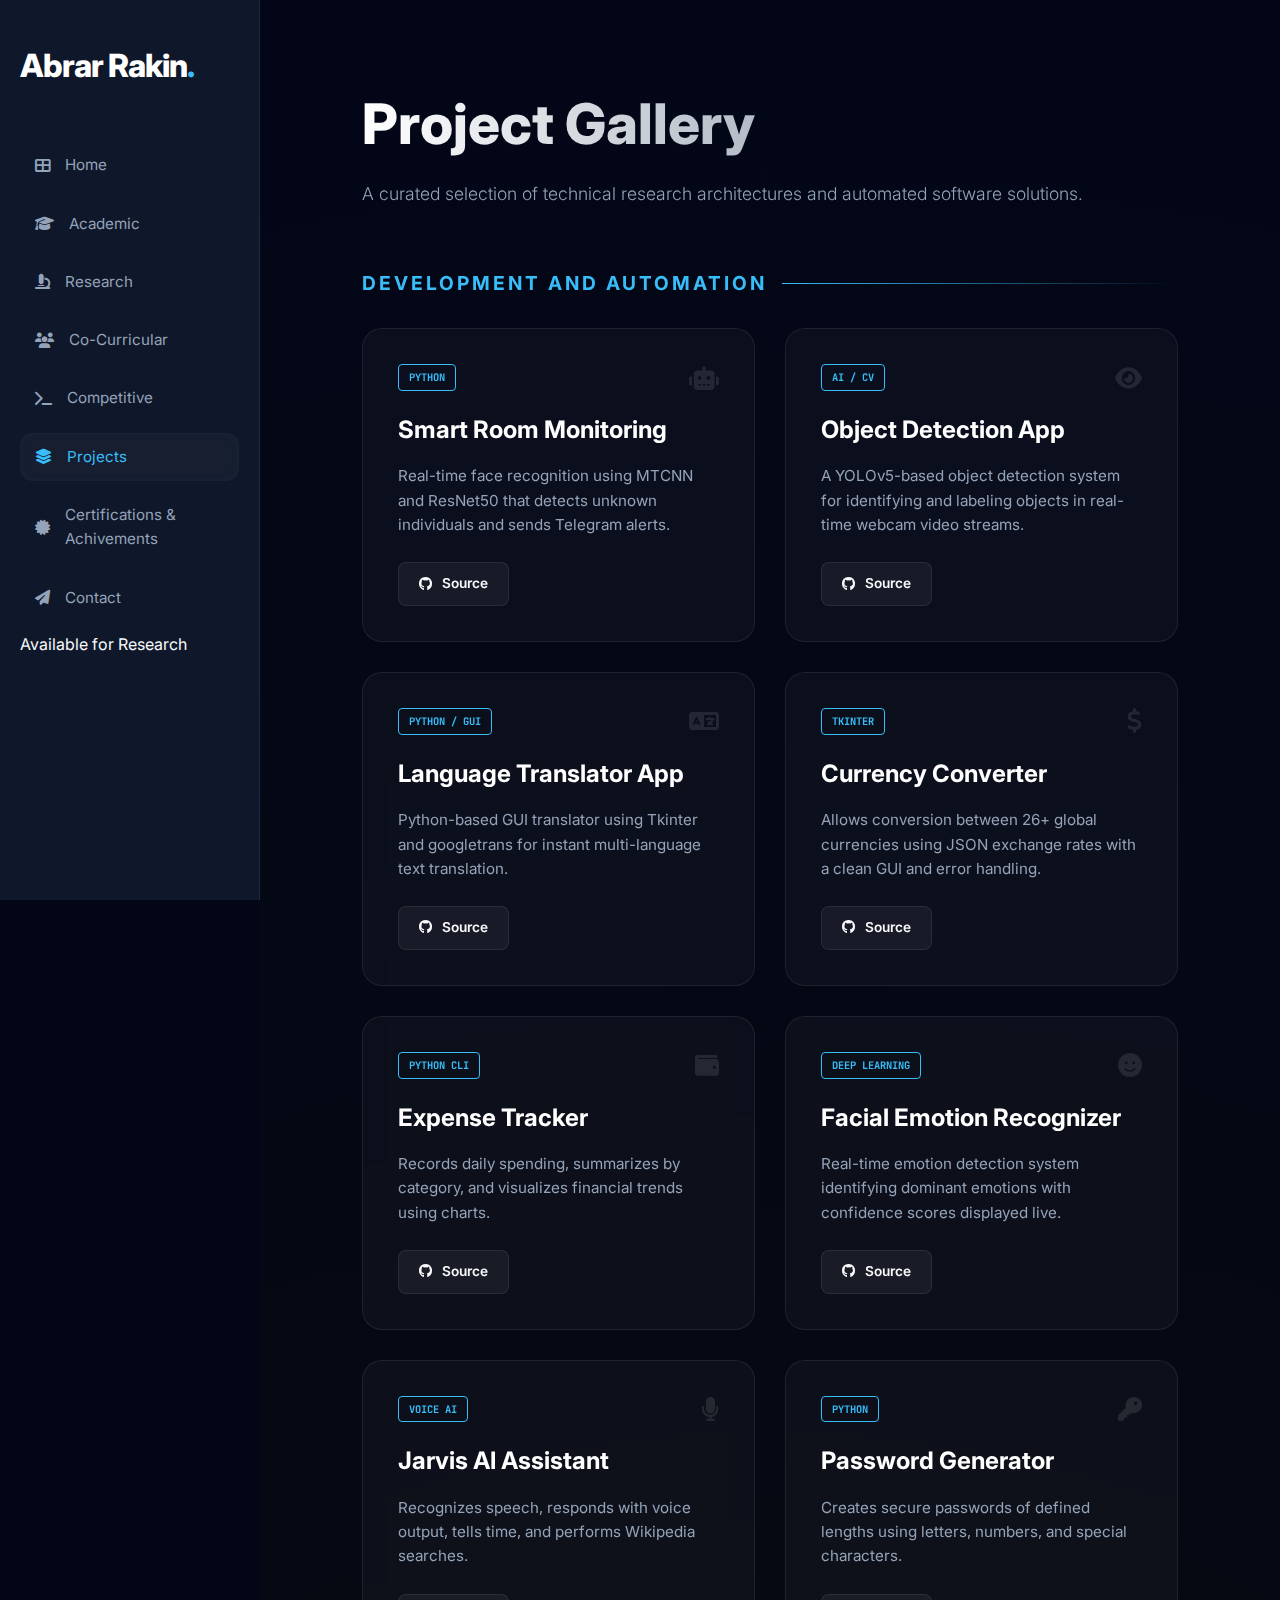
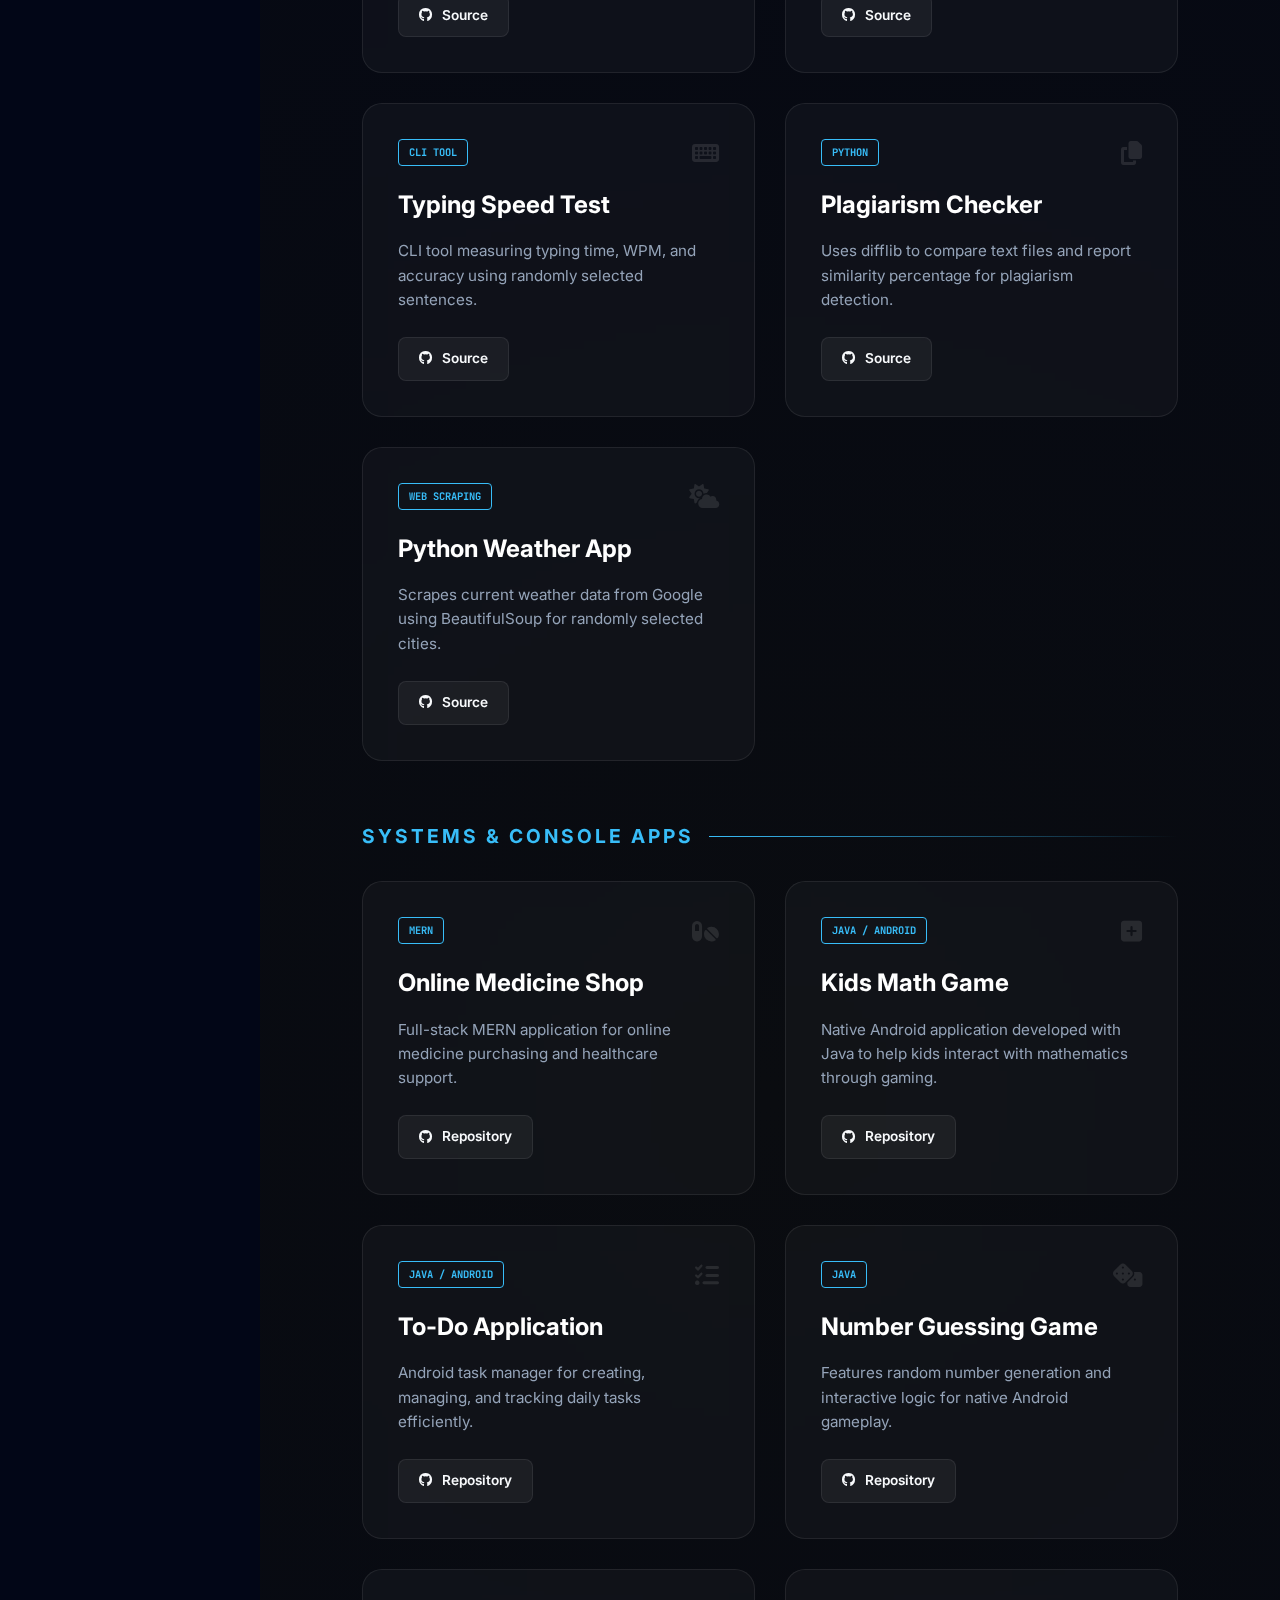
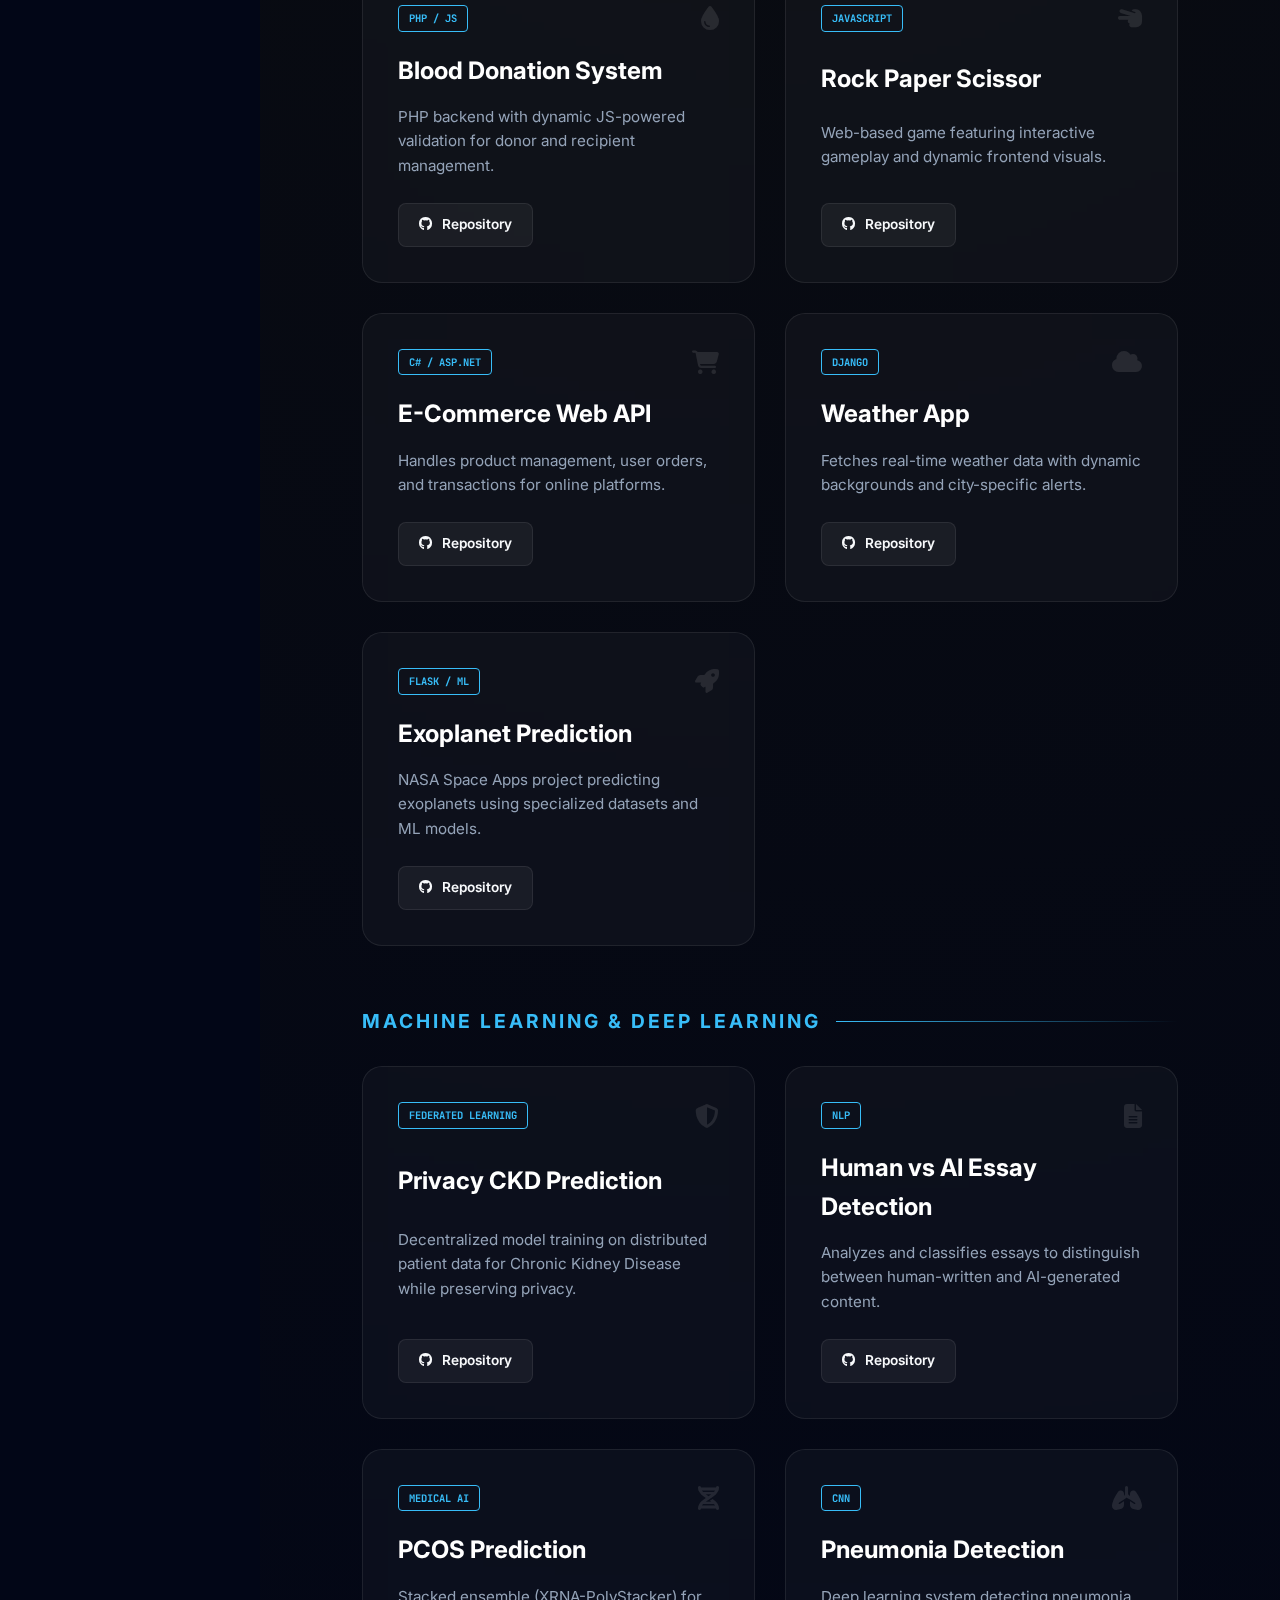
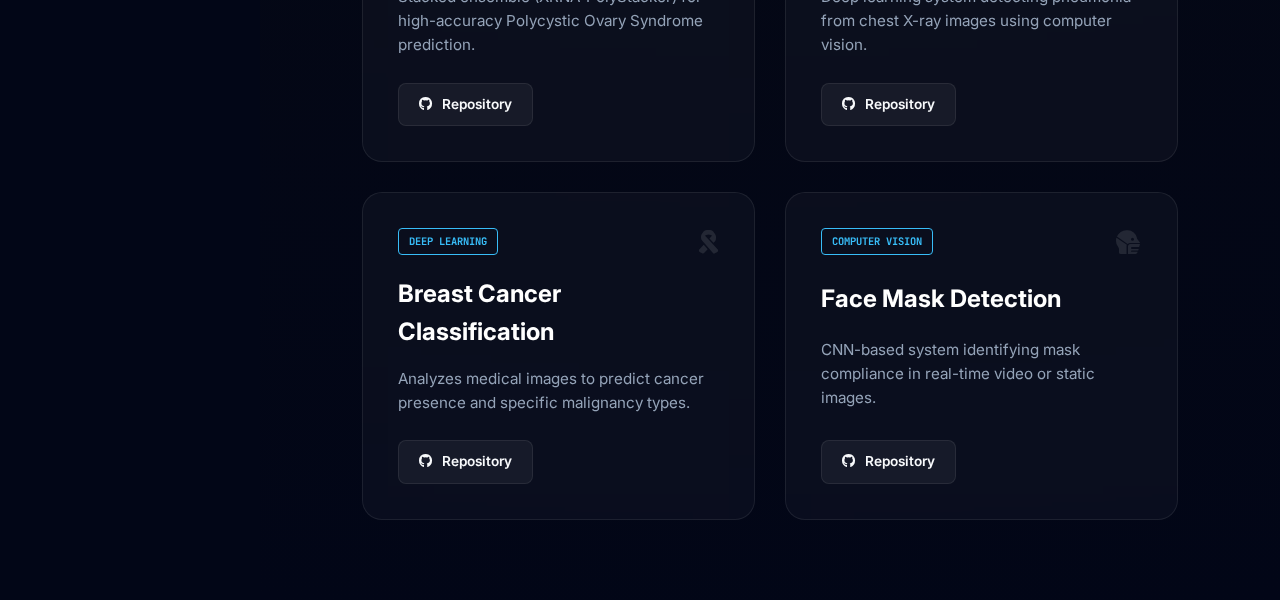
<file: projects.html>
<!DOCTYPE html>
<html lang="en">
<head>
  <meta charset="UTF-8">
  <meta name="viewport" content="width=device-width, initial-scale=1.0">
  <title>Projects | Abrar Rakin</title>
  <link href="https://fonts.googleapis.com/css2?family=Inter:wght@300;400;600;800&family=JetBrains+Mono:wght@400;500&display=swap" rel="stylesheet">
  <link rel="stylesheet" href="https://cdnjs.cloudflare.com/ajax/libs/font-awesome/6.5.0/css/all.min.css">
  <link rel="stylesheet" href="projects.css">
</head>
<body>

  <nav class="vertical-nav">
    <div class="nav-content">
      <div class="logo-box">
        <h1 class="logo">Abrar Rakin<span>.</span></h1>
      </div>
      <ul class="nav-links">
        <li><a href="index.html"><i class="fas fa-th-large"></i> <span>Home</span></a></li>
        <li><a href="academic.html"><i class="fas fa-graduation-cap"></i> <span>Academic</span></a></li>
        <li><a href="research.html"><i class="fas fa-microscope"></i> <span>Research</span></a></li>
        <li><a href="cocurricular.html"><i class="fas fa-users"></i> <span>Co-Curricular</span></a></li>
        <li><a href="competitive.html"><i class="fas fa-terminal"></i> <span>Competitive</span></a></li>
        <li><a href="projects.html" class="active"><i class="fas fa-layer-group"></i> <span>Projects</span></a></li>
        <li><a href="certifications.html"><i class="fas fa-certificate"></i> <span>Certifications & Achivements</span></a></li>
        <li><a href="contact.html"><i class="fas fa-paper-plane"></i> <span>Contact</span></a></li>
      </ul>
      <div class="nav-footer">
        <div class="status-dot"></div> Available for Research
      </div>
    </div>
  </nav>

  <main class="main-wrapper">
    <div class="glow-orb"></div>

    <header class="project-header">
      <h1 class="glitch-text">Project Gallery</h1>
      <p class="header-sub">A curated selection of technical research architectures and automated software solutions.</p>
    </header>

    <div class="category-wrapper">
      <h2 class="category-title">Development and Automation</h2>
      <div class="card-grid">
        <div class="glass-card">
          <div class="card-top">
            <span class="skill-ribbon">Python</span>
            <i class="fas fa-robot tech-icon"></i>
          </div>
          <h3>Smart Room Monitoring</h3>
          <p>Real-time face recognition using MTCNN and ResNet50 that detects unknown individuals and sends Telegram alerts.</p>
          <div class="card-footer">
            <a href="https://github.com/A-Rakin/smart-room-monitoring-system" target="_blank" class="btn-neo">
              <i class="fab fa-github"></i> Source
            </a>
          </div>
        </div>

        <div class="glass-card">
          <div class="card-top">
            <span class="skill-ribbon">AI / CV</span>
            <i class="fas fa-eye tech-icon"></i>
          </div>
          <h3>Object Detection App</h3>
          <p>A YOLOv5-based object detection system for identifying and labeling objects in real-time webcam video streams.</p>
          <div class="card-footer">
            <a href="https://github.com/A-Rakin/object-detection-app-python" target="_blank" class="btn-neo">
              <i class="fab fa-github"></i> Source
            </a>
          </div>
        </div>

        <div class="glass-card">
          <div class="card-top">
            <span class="skill-ribbon">Python / GUI</span>
            <i class="fas fa-language tech-icon"></i>
          </div>
          <h3>Language Translator App</h3>
          <p>Python-based GUI translator using Tkinter and googletrans for instant multi-language text translation.</p>
          <div class="card-footer">
            <a href="https://github.com/A-Rakin/language-translator-python" target="_blank" class="btn-neo">
              <i class="fab fa-github"></i> Source
            </a>
          </div>
        </div>

        <div class="glass-card">
          <div class="card-top">
            <span class="skill-ribbon">Tkinter</span>
            <i class="fas fa-dollar-sign tech-icon"></i>
          </div>
          <h3>Currency Converter</h3>
          <p>Allows conversion between 26+ global currencies using JSON exchange rates with a clean GUI and error handling.</p>
          <div class="card-footer">
            <a href="https://github.com/A-Rakin/currency-converter" target="_blank" class="btn-neo">
              <i class="fab fa-github"></i> Source
            </a>
          </div>
        </div>

        <div class="glass-card">
          <div class="card-top">
            <span class="skill-ribbon">Python CLI</span>
            <i class="fas fa-wallet tech-icon"></i>
          </div>
          <h3>Expense Tracker</h3>
          <p>Records daily spending, summarizes by category, and visualizes financial trends using charts.</p>
          <div class="card-footer">
            <a href="https://github.com/A-Rakin/expense-tracker" target="_blank" class="btn-neo">
              <i class="fab fa-github"></i> Source
            </a>
          </div>
        </div>

        <div class="glass-card">
          <div class="card-top">
            <span class="skill-ribbon">Deep Learning</span>
            <i class="fas fa-smile tech-icon"></i>
          </div>
          <h3>Facial Emotion Recognizer</h3>
          <p>Real-time emotion detection system identifying dominant emotions with confidence scores displayed live.</p>
          <div class="card-footer">
            <a href="https://github.com/A-Rakin/Facial-Emotion-Recognizer" target="_blank" class="btn-neo">
              <i class="fab fa-github"></i> Source
            </a>
          </div>
        </div>

        <div class="glass-card">
          <div class="card-top">
            <span class="skill-ribbon">Voice AI</span>
            <i class="fas fa-microphone tech-icon"></i>
          </div>
          <h3>Jarvis AI Assistant</h3>
          <p>Recognizes speech, responds with voice output, tells time, and performs Wikipedia searches.</p>
          <div class="card-footer">
            <a href="https://github.com/A-Rakin/jarvis-ai-assistant-python" target="_blank" class="btn-neo">
              <i class="fab fa-github"></i> Source
            </a>
          </div>
        </div>

        <div class="glass-card">
          <div class="card-top">
            <span class="skill-ribbon">Python</span>
            <i class="fas fa-key tech-icon"></i>
          </div>
          <h3>Password Generator</h3>
          <p>Creates secure passwords of defined lengths using letters, numbers, and special characters.</p>
          <div class="card-footer">
            <a href="https://github.com/A-Rakin/Password-Generator-Python-Project" target="_blank" class="btn-neo">
              <i class="fab fa-github"></i> Source
            </a>
          </div>
        </div>

        <div class="glass-card">
          <div class="card-top">
            <span class="skill-ribbon">CLI Tool</span>
            <i class="fas fa-keyboard tech-icon"></i>
          </div>
          <h3>Typing Speed Test</h3>
          <p>CLI tool measuring typing time, WPM, and accuracy using randomly selected sentences.</p>
          <div class="card-footer">
            <a href="https://github.com/A-Rakin/Typing-Speed-Test-Python-Project" target="_blank" class="btn-neo">
              <i class="fab fa-github"></i> Source
            </a>
          </div>
        </div>

        <div class="glass-card">
          <div class="card-top">
            <span class="skill-ribbon">Python</span>
            <i class="fas fa-copy tech-icon"></i>
          </div>
          <h3>Plagiarism Checker</h3>
          <p>Uses difflib to compare text files and report similarity percentage for plagiarism detection.</p>
          <div class="card-footer">
            <a href="https://github.com/A-Rakin/plagiarism-checker" target="_blank" class="btn-neo">
              <i class="fab fa-github"></i> Source
            </a>
          </div>
        </div>

        <div class="glass-card">
          <div class="card-top">
            <span class="skill-ribbon">Web Scraping</span>
            <i class="fas fa-cloud-sun tech-icon"></i>
          </div>
          <h3>Python Weather App</h3>
          <p>Scrapes current weather data from Google using BeautifulSoup for randomly selected cities.</p>
          <div class="card-footer">
            <a href="https://github.com/A-Rakin/python-weather-app" target="_blank" class="btn-neo">
              <i class="fab fa-github"></i> Source
            </a>
          </div>
        </div>
      </div>
    </div>

    <div class="category-wrapper">
      <h2 class="category-title">Systems & Console Apps</h2>
      <div class="card-grid">
        <div class="glass-card">
          <div class="card-top">
            <span class="skill-ribbon">MERN</span>
            <i class="fas fa-pills tech-icon"></i>
          </div>
          <h3>Online Medicine Shop</h3>
          <p>Full-stack MERN application for online medicine purchasing and healthcare support.</p>
          <div class="card-footer">
            <a href="https://github.com/A-Rakin/Online-Medicine-Store" target="_blank" class="btn-neo">
              <i class="fab fa-github"></i> Repository
            </a>
          </div>
        </div>

        <div class="glass-card">
          <div class="card-top">
            <span class="skill-ribbon">Java / Android</span>
            <i class="fas fa-plus-square tech-icon"></i>
          </div>
          <h3>Kids Math Game</h3>
          <p>Native Android application developed with Java to help kids interact with mathematics through gaming.</p>
          <div class="card-footer">
            <a href="https://github.com/A-Rakin/Kids-Math-Game-Application" target="_blank" class="btn-neo">
              <i class="fab fa-github"></i> Repository
            </a>
          </div>
        </div>

        <div class="glass-card">
          <div class="card-top">
            <span class="skill-ribbon">Java / Android</span>
            <i class="fas fa-tasks tech-icon"></i>
          </div>
          <h3>To-Do Application</h3>
          <p>Android task manager for creating, managing, and tracking daily tasks efficiently.</p>
          <div class="card-footer">
            <a href="https://github.com/A-Rakin/To-Do-Application-Android-App" target="_blank" class="btn-neo">
              <i class="fab fa-github"></i> Repository
            </a>
          </div>
        </div>

        <div class="glass-card">
          <div class="card-top">
            <span class="skill-ribbon">Java</span>
            <i class="fas fa-dice tech-icon"></i>
          </div>
          <h3>Number Guessing Game</h3>
          <p>Features random number generation and interactive logic for native Android gameplay.</p>
          <div class="card-footer">
            <a href="https://github.com/A-Rakin/Number-Guessing-Game" target="_blank" class="btn-neo">
              <i class="fab fa-github"></i> Repository
            </a>
          </div>
        </div>

        <div class="glass-card">
          <div class="card-top">
            <span class="skill-ribbon">PHP / JS</span>
            <i class="fas fa-tint tech-icon"></i>
          </div>
          <h3>Blood Donation System</h3>
          <p>PHP backend with dynamic JS-powered validation for donor and recipient management.</p>
          <div class="card-footer">
            <a href="https://github.com/A-Rakin/Blood-Donation-Management-System" target="_blank" class="btn-neo">
              <i class="fab fa-github"></i> Repository
            </a>
          </div>
        </div>

        <div class="glass-card">
          <div class="card-top">
            <span class="skill-ribbon">JavaScript</span>
            <i class="fas fa-hand-scissors tech-icon"></i>
          </div>
          <h3>Rock Paper Scissor</h3>
          <p>Web-based game featuring interactive gameplay and dynamic frontend visuals.</p>
          <div class="card-footer">
            <a href="https://github.com/A-Rakin/Rock-Paper-Scissor-Game" target="_blank" class="btn-neo">
              <i class="fab fa-github"></i> Repository
            </a>
          </div>
        </div>

        <div class="glass-card">
          <div class="card-top">
            <span class="skill-ribbon">C# / ASP.NET</span>
            <i class="fas fa-shopping-cart tech-icon"></i>
          </div>
          <h3>E-Commerce Web API</h3>
          <p>Handles product management, user orders, and transactions for online platforms.</p>
          <div class="card-footer">
            <a href="https://github.com/A-Rakin/ECommerce-Web-API-Building-Via-ASP.NET-Framework" target="_blank" class="btn-neo">
              <i class="fab fa-github"></i> Repository
            </a>
          </div>
        </div>

        <div class="glass-card">
          <div class="card-top">
            <span class="skill-ribbon">Django</span>
            <i class="fas fa-cloud tech-icon"></i>
          </div>
          <h3>Weather App</h3>
          <p>Fetches real-time weather data with dynamic backgrounds and city-specific alerts.</p>
          <div class="card-footer">
            <a href="https://github.com/A-Rakin/weather-app-django" target="_blank" class="btn-neo">
              <i class="fab fa-github"></i> Repository
            </a>
          </div>
        </div>

        <div class="glass-card research-highlight">
          <div class="card-top">
            <span class="skill-ribbon">Flask / ML</span>
            <i class="fas fa-rocket tech-icon"></i>
          </div>
          <h3>Exoplanet Prediction</h3>
          <p>NASA Space Apps project predicting exoplanets using specialized datasets and ML models.</p>
          <div class="card-footer">
            <a href="https://github.com/A-Rakin/nasa-space-apps-exoplanet" target="_blank" class="btn-neo">
              <i class="fab fa-github"></i> Repository
            </a>
          </div>
        </div>
      </div>
    </div>

    <div class="category-wrapper">
      <h2 class="category-title">Machine Learning & Deep Learning</h2>
      <div class="card-grid">
        <div class="glass-card research-highlight">
          <div class="card-top">
            <span class="skill-ribbon">Federated Learning</span>
            <i class="fas fa-shield-alt tech-icon"></i>
          </div>
          <h3>Privacy CKD Prediction</h3>
          <p>Decentralized model training on distributed patient data for Chronic Kidney Disease while preserving privacy.</p>
          <div class="card-footer">
            <a href="https://github.com/A-Rakin/ckd-prediction-with-federated-learning-practice" target="_blank" class="btn-neo">
              <i class="fab fa-github"></i> Repository
            </a>
          </div>
        </div>

        <div class="glass-card">
          <div class="card-top">
            <span class="skill-ribbon">NLP</span>
            <i class="fas fa-file-alt tech-icon"></i>
          </div>
          <h3>Human vs AI Essay Detection</h3>
          <p>Analyzes and classifies essays to distinguish between human-written and AI-generated content.</p>
          <div class="card-footer">
            <a href="https://github.com/A-Rakin/human-vs-ai-generated-essays-prediction" target="_blank" class="btn-neo">
              <i class="fab fa-github"></i> Repository
            </a>
          </div>
        </div>

        <div class="glass-card research-highlight">
          <div class="card-top">
            <span class="skill-ribbon">Medical AI</span>
            <i class="fas fa-dna tech-icon"></i>
          </div>
          <h3>PCOS Prediction</h3>
          <p>Stacked ensemble (XRNA-PolyStacker) for high-accuracy Polycystic Ovary Syndrome prediction.</p>
          <div class="card-footer">
            <a href="https://github.com/A-Rakin/Polycystic-ovary-syndrome-PCOS-Predicition" target="_blank" class="btn-neo">
              <i class="fab fa-github"></i> Repository
            </a>
          </div>
        </div>

        <div class="glass-card">
          <div class="card-top">
            <span class="skill-ribbon">CNN</span>
            <i class="fas fa-lungs tech-icon"></i>
          </div>
          <h3>Pneumonia Detection</h3>
          <p>Deep learning system detecting pneumonia from chest X-ray images using computer vision.</p>
          <div class="card-footer">
            <a href="https://github.com/A-Rakin/pneumonia-detection-chest-x-ray-images" target="_blank" class="btn-neo">
              <i class="fab fa-github"></i> Repository
            </a>
          </div>
        </div>

        <div class="glass-card">
          <div class="card-top">
            <span class="skill-ribbon">Deep Learning</span>
            <i class="fas fa-ribbon tech-icon"></i>
          </div>
          <h3>Breast Cancer Classification</h3>
          <p>Analyzes medical images to predict cancer presence and specific malignancy types.</p>
          <div class="card-footer">
            <a href="https://github.com/A-Rakin/Breast-Cancer-Classification-using-Deep-Learning" target="_blank" class="btn-neo">
              <i class="fab fa-github"></i> Repository
            </a>
          </div>
        </div>

        <div class="glass-card">
          <div class="card-top">
            <span class="skill-ribbon">Computer Vision</span>
            <i class="fas fa-head-side-mask tech-icon"></i>
          </div>
          <h3>Face Mask Detection</h3>
          <p>CNN-based system identifying mask compliance in real-time video or static images.</p>
          <div class="card-footer">
            <a href="https://github.com/A-Rakin/Face-Mask-Detection-Using-CNN" target="_blank" class="btn-neo">
              <i class="fab fa-github"></i> Repository
            </a>
          </div>
        </div>
      </div>
    </div>
  </main>

</body>
</html>
</file>
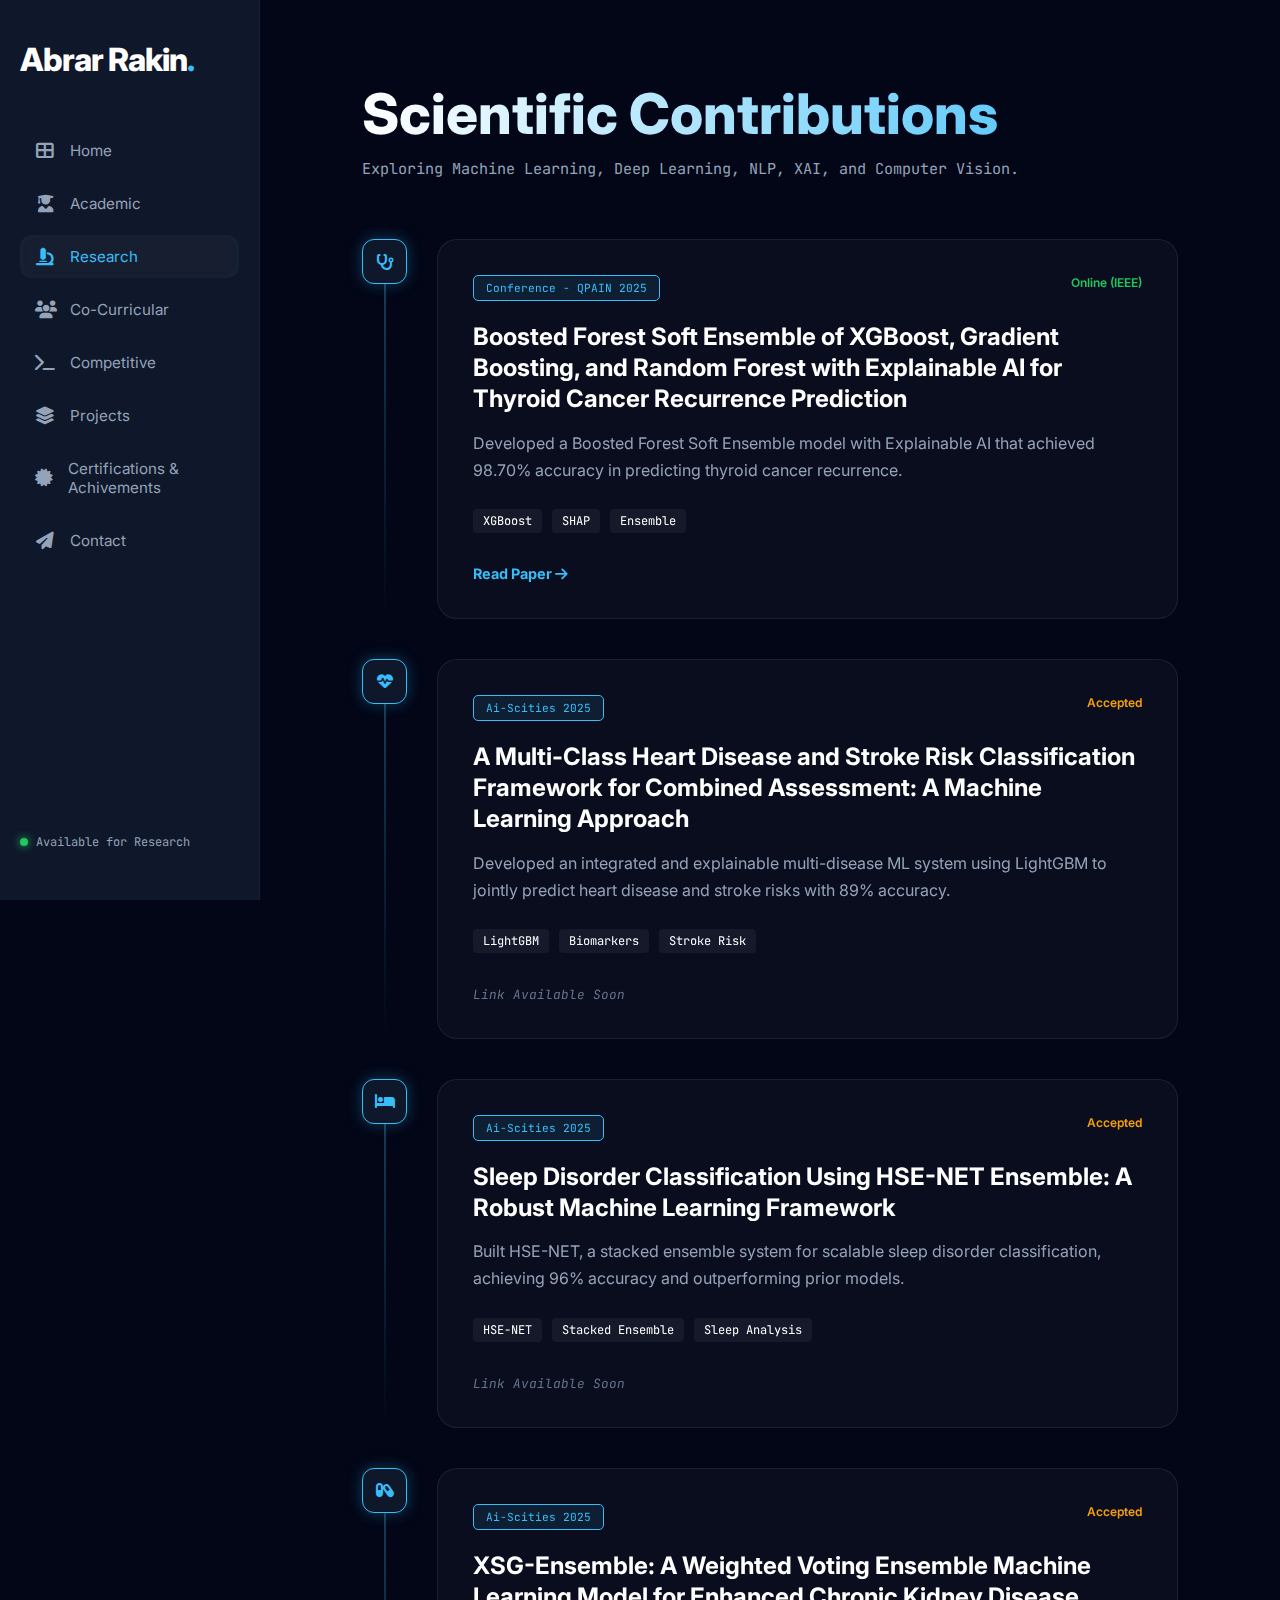
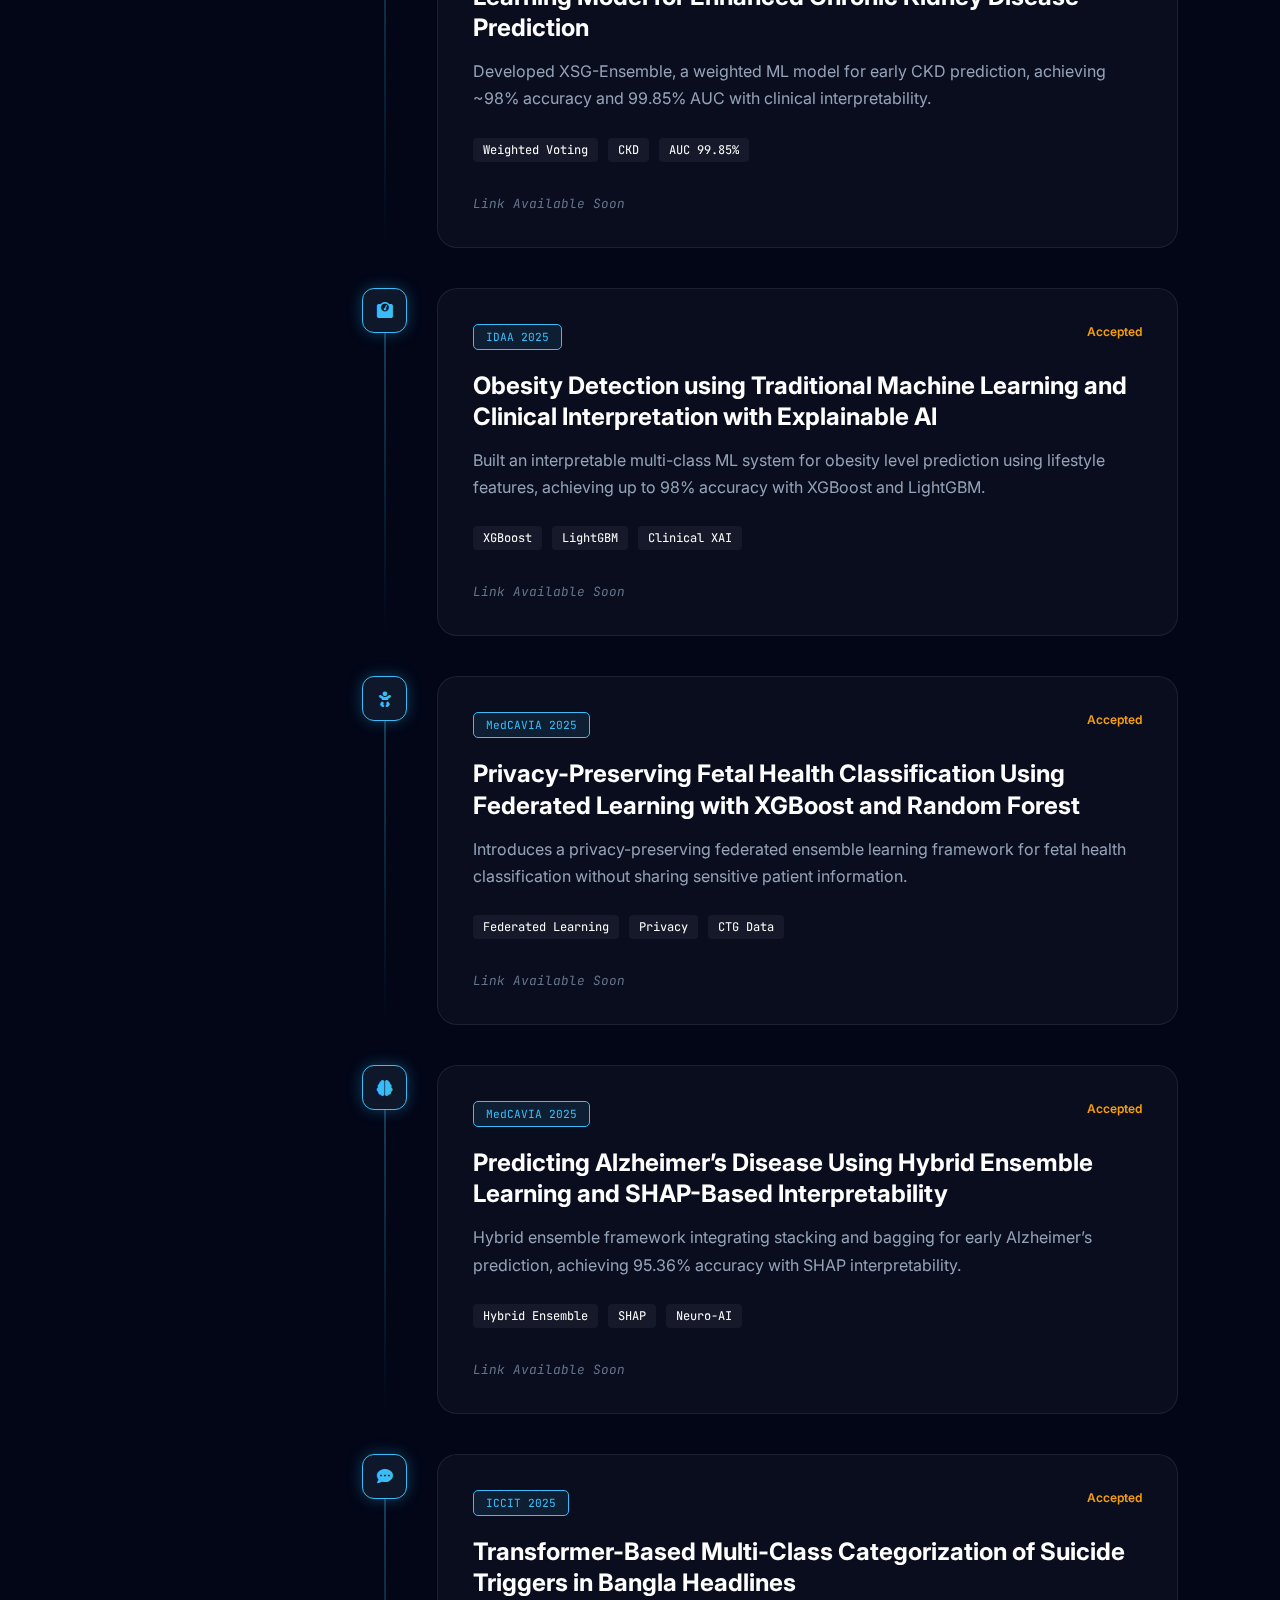
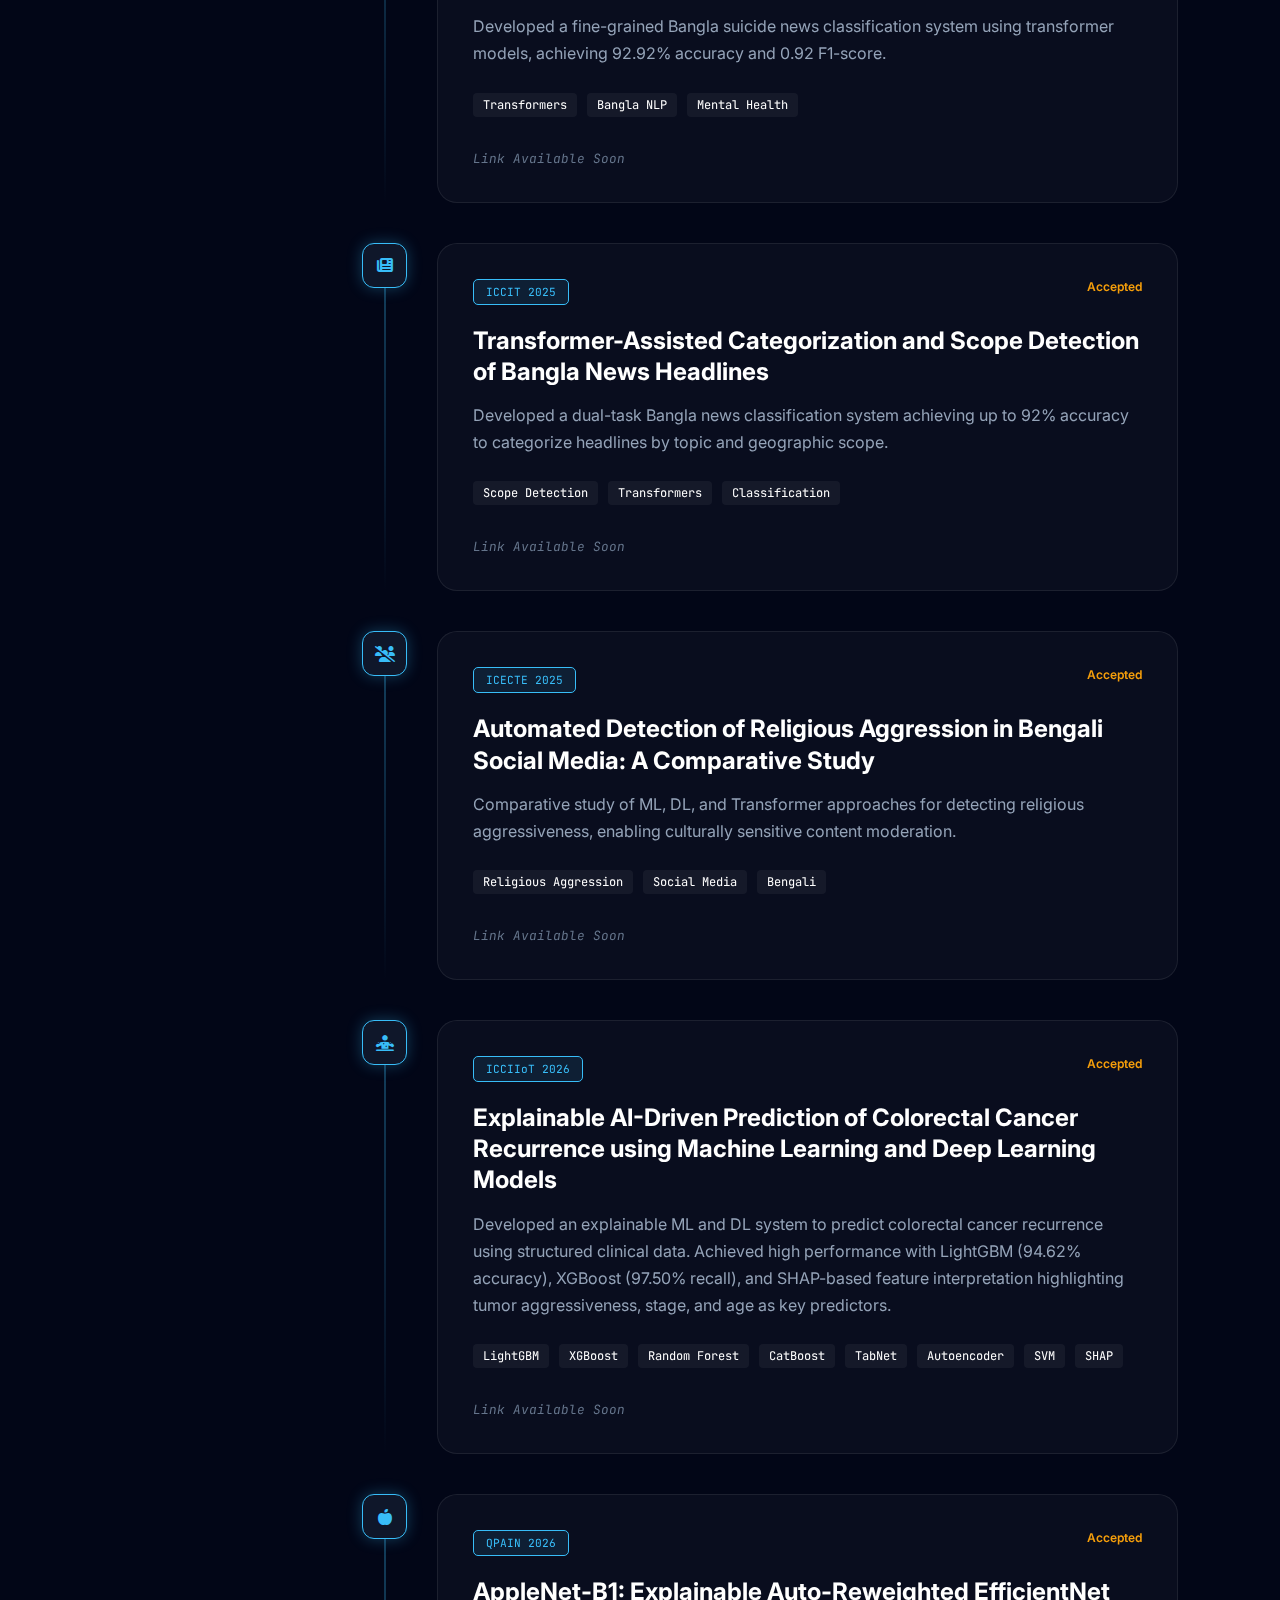
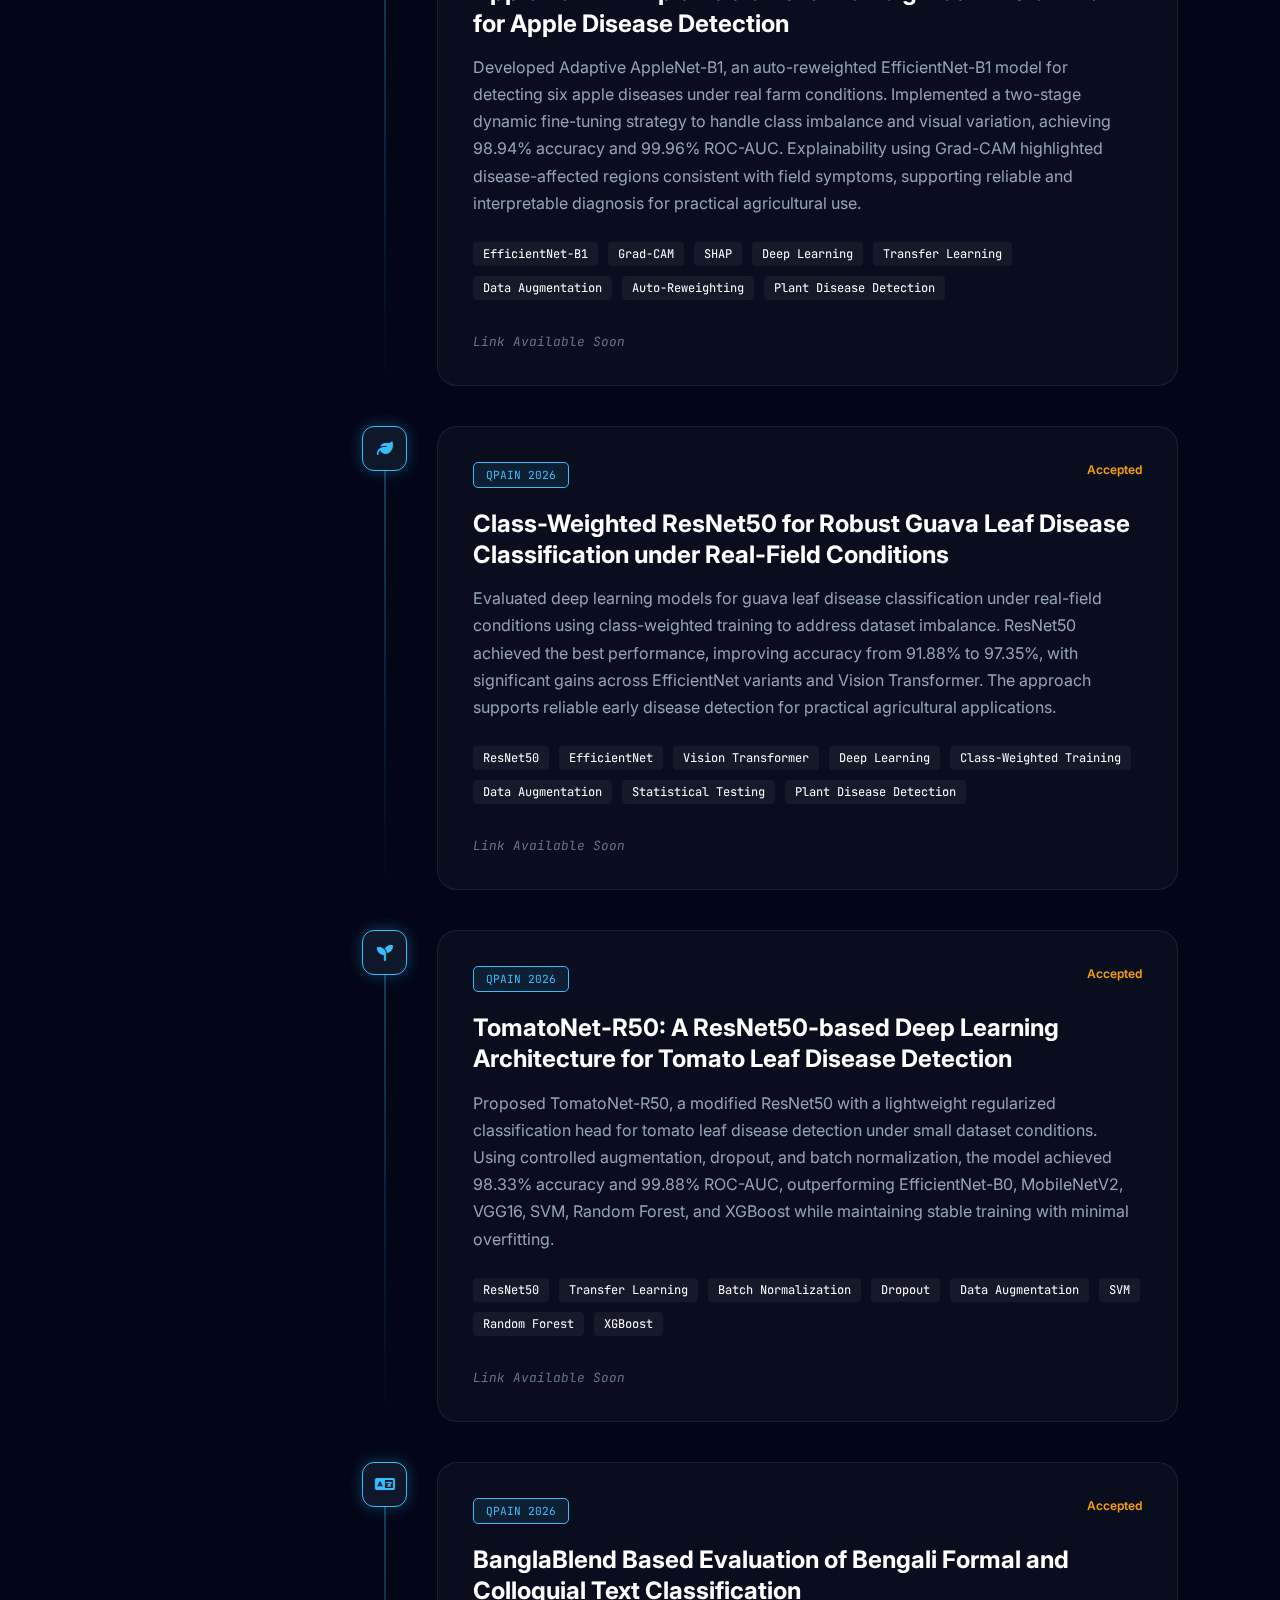
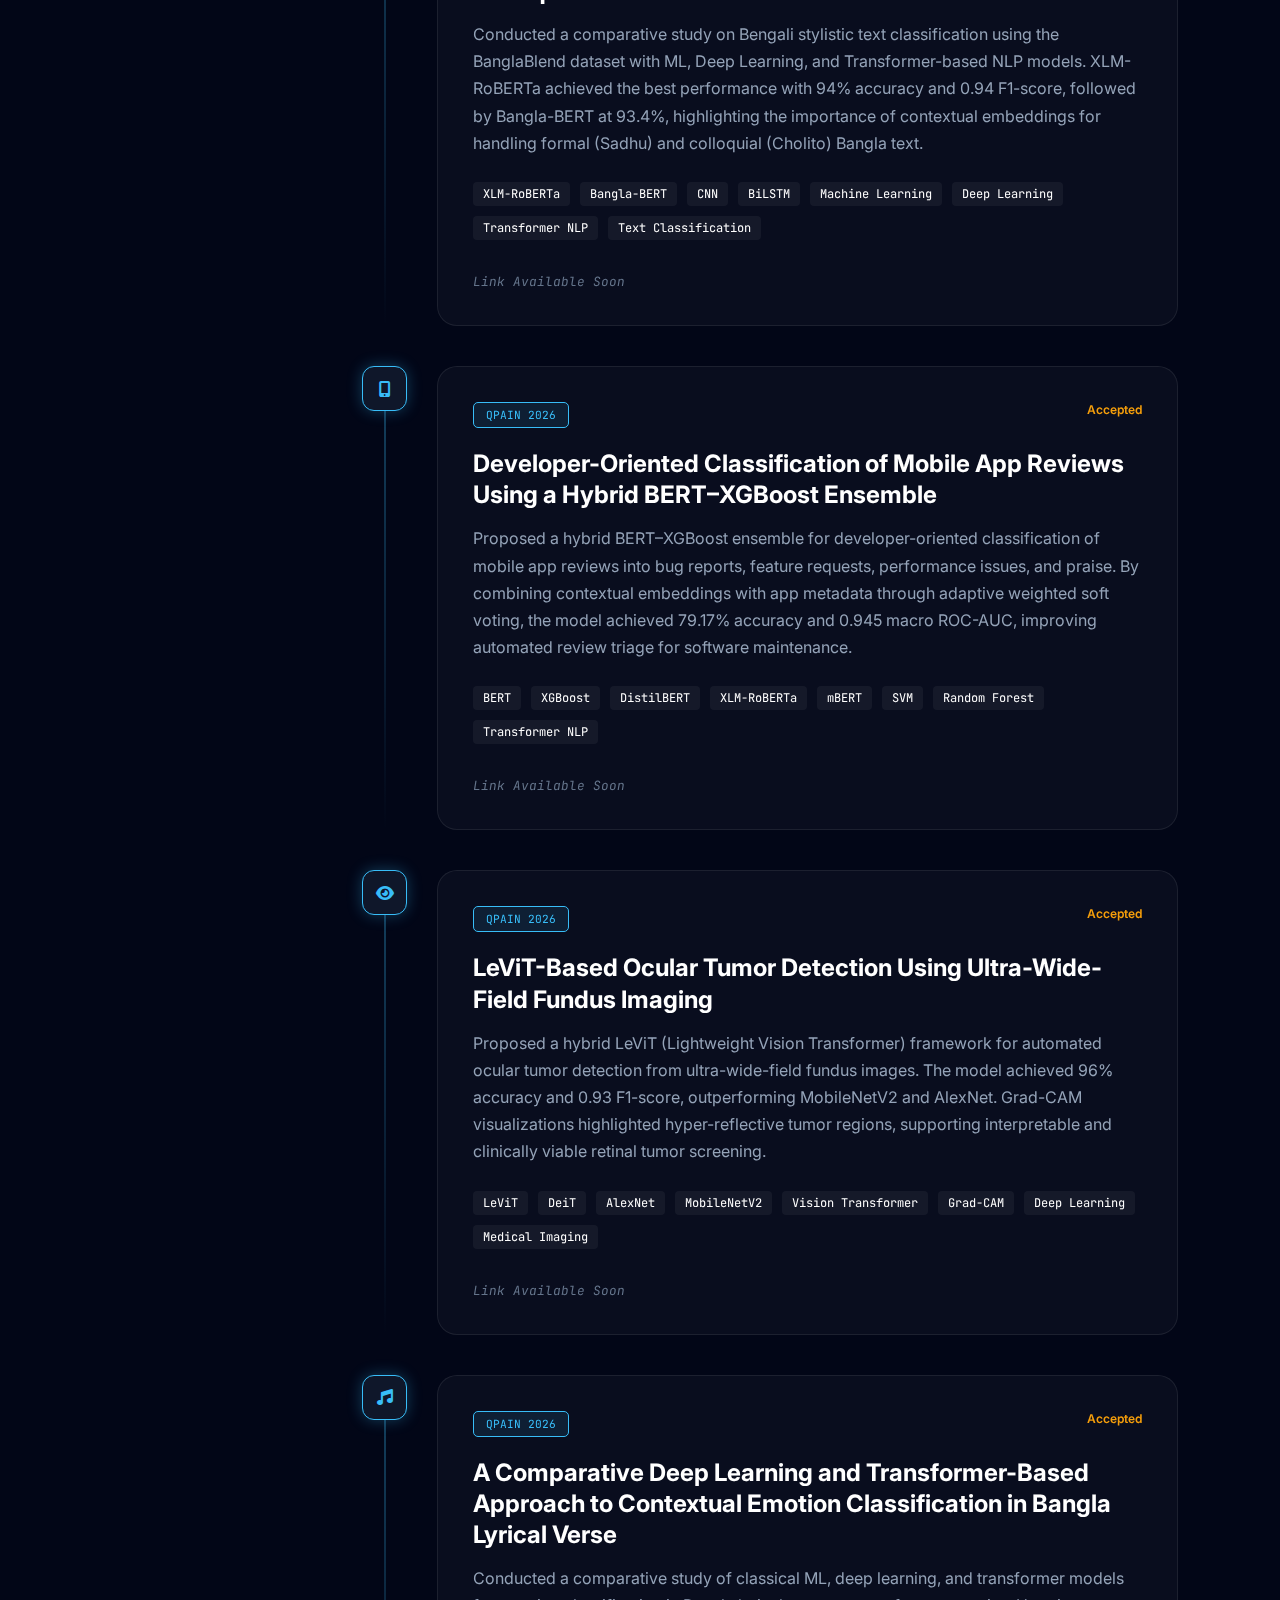
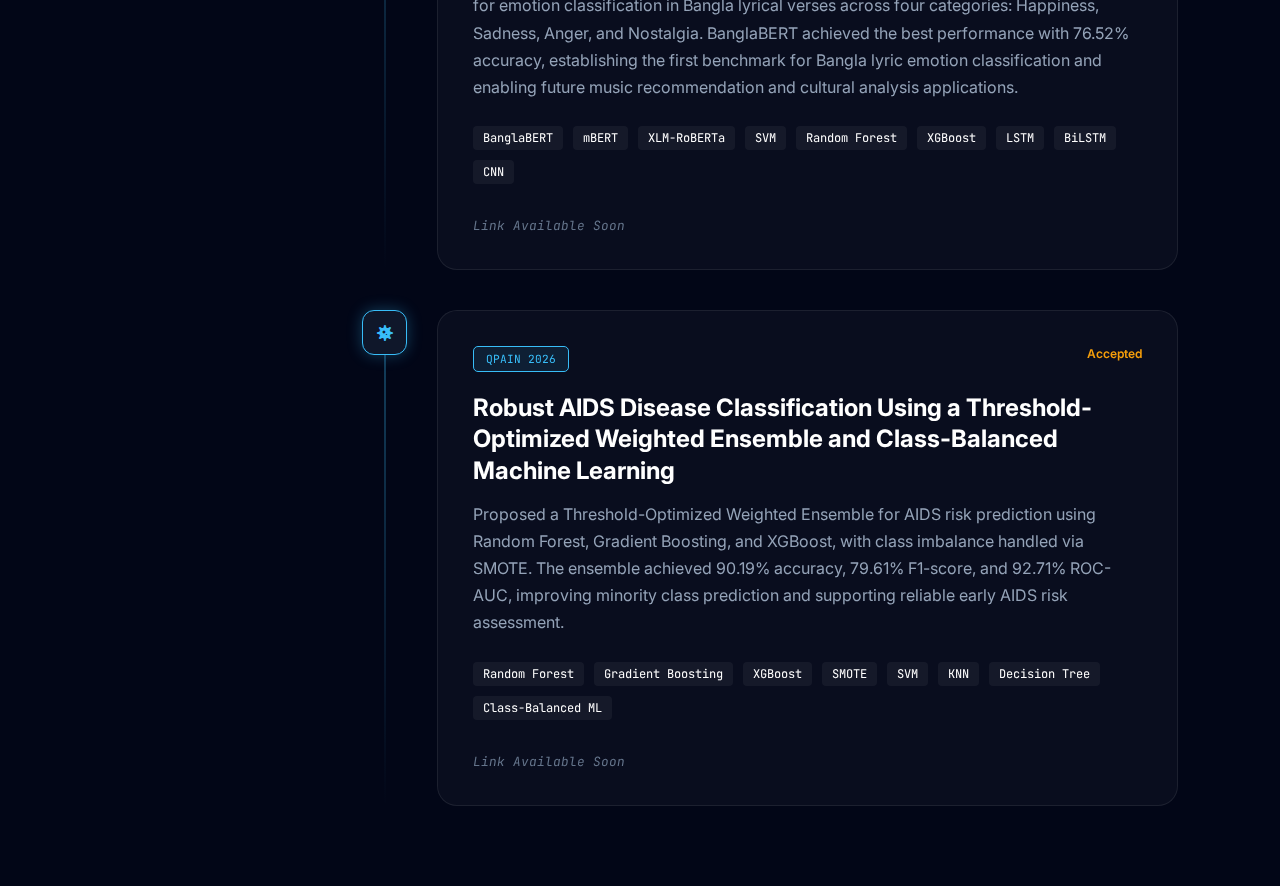
<file: research.html>
<!DOCTYPE html>
<html lang="en">
<head>
  <meta charset="UTF-8">
  <meta name="viewport" content="width=device-width, initial-scale=1.0">
  <title>Research | Abrar Rakin</title>
  <link href="https://fonts.googleapis.com/css2?family=Inter:wght@400;700;800&family=JetBrains+Mono:wght@400;500&display=swap" rel="stylesheet">
  <link rel="stylesheet" href="https://cdnjs.cloudflare.com/ajax/libs/font-awesome/6.5.0/css/all.min.css">
  <link rel="stylesheet" href="style.css"> 
  <link rel="stylesheet" href="research.css"> 
</head>
<body>

  <nav class="vertical-nav">
    <div class="logo-box">
      <h1 class="logo">Abrar Rakin<span>.</span></h1>
    </div>
    <ul class="nav-links">
      <li><a href="index.html"><i class="fas fa-th-large"></i> <span>Home</span></a></li>
      <li><a href="academic.html"><i class="fas fa-user-graduate"></i> <span>Academic</span></a></li>
      <li><a href="research.html" class="active"><i class="fas fa-microscope"></i> <span>Research</span></a></li>
      <li><a href="cocurricular.html"><i class="fas fa-users"></i> <span>Co-Curricular</span></a></li>
      <li><a href="competitive.html"><i class="fas fa-terminal"></i> <span>Competitive</span></a></li>
      <li><a href="projects.html"><i class="fas fa-layer-group"></i> <span>Projects</span></a></li>
      <li><a href="certifications.html"><i class="fas fa-certificate"></i> <span>Certifications & Achivements</span></a></li>
      <li><a href="contact.html"><i class="fas fa-paper-plane"></i> <span>Contact</span></a></li>
    </ul>
    <div class="nav-footer">
      <div class="status-dot"></div> Available for Research
    </div>
  </nav>

  <main class="research-wrapper">
    <div class="grid-overlay"></div>
    
    <header class="section-intro">
      <h1 class="glow-title">Scientific Contributions</h1>
      <p class="subtitle">Exploring Machine Learning, Deep Learning, NLP, XAI, and Computer Vision.</p>
    </header>

    <div class="research-grid">
      
      <div class="research-node">
        <div class="node-sidebar">
          <div class="node-icon"><i class="fas fa-stethoscope"></i></div>
          <div class="node-line"></div>
        </div>
        <div class="research-glass-card published">
          <div class="card-meta">
            <span class="tag-badge">Conference - QPAIN 2025</span>
            <span class="status-indicator online">Online (IEEE)</span>
          </div>
          <h3 class="paper-title">Boosted Forest Soft Ensemble of XGBoost, Gradient Boosting, and Random Forest with Explainable AI for Thyroid Cancer Recurrence Prediction</h3>
          <p class="paper-summary">Developed a Boosted Forest Soft Ensemble model with Explainable AI that achieved 98.70% accuracy in predicting thyroid cancer recurrence.</p>
          <div class="card-tech-stack">
            <span>XGBoost</span><span>SHAP</span><span>Ensemble</span>
          </div>
          <div class="card-footer">
            <a href="https://doi.org/10.1109/QPAIN66474.2025.11171854" target="_blank" class="btn-action">Read Paper <i class="fas fa-arrow-right"></i></a>
          </div>
        </div>
      </div>

      <div class="research-node">
        <div class="node-sidebar">
          <div class="node-icon"><i class="fas fa-heartbeat"></i></div>
          <div class="node-line"></div>
        </div>
        <div class="research-glass-card">
          <div class="card-meta">
            <span class="tag-badge">Ai-Scities 2025</span>
            <span class="status-indicator accepted">Accepted</span>
          </div>
          <h3 class="paper-title">A Multi-Class Heart Disease and Stroke Risk Classification Framework for Combined Assessment: A Machine Learning Approach</h3>
          <p class="paper-summary">Developed an integrated and explainable multi-disease ML system using LightGBM to jointly predict heart disease and stroke risks with 89% accuracy.</p>
          <div class="card-tech-stack">
            <span>LightGBM</span><span>Biomarkers</span><span>Stroke Risk</span>
          </div>
          <div class="card-footer"><span class="coming-soon">Link Available Soon</span></div>
        </div>
      </div>

      <div class="research-node">
        <div class="node-sidebar">
          <div class="node-icon"><i class="fas fa-bed"></i></div>
          <div class="node-line"></div>
        </div>
        <div class="research-glass-card">
          <div class="card-meta">
            <span class="tag-badge">Ai-Scities 2025</span>
            <span class="status-indicator accepted">Accepted</span>
          </div>
          <h3 class="paper-title">Sleep Disorder Classification Using HSE-NET Ensemble: A Robust Machine Learning Framework</h3>
          <p class="paper-summary">Built HSE-NET, a stacked ensemble system for scalable sleep disorder classification, achieving 96% accuracy and outperforming prior models.</p>
          <div class="card-tech-stack">
            <span>HSE-NET</span><span>Stacked Ensemble</span><span>Sleep Analysis</span>
          </div>
          <div class="card-footer"><span class="coming-soon">Link Available Soon</span></div>
        </div>
      </div>

      <div class="research-node">
        <div class="node-sidebar">
          <div class="node-icon"><i class="fas fa-capsules"></i></div>
          <div class="node-line"></div>
        </div>
        <div class="research-glass-card">
          <div class="card-meta">
            <span class="tag-badge">Ai-Scities 2025</span>
            <span class="status-indicator accepted">Accepted</span>
          </div>
          <h3 class="paper-title">XSG-Ensemble: A Weighted Voting Ensemble Machine Learning Model for Enhanced Chronic Kidney Disease Prediction</h3>
          <p class="paper-summary">Developed XSG-Ensemble, a weighted ML model for early CKD prediction, achieving ~98% accuracy and 99.85% AUC with clinical interpretability.</p>
          <div class="card-tech-stack">
            <span>Weighted Voting</span><span>CKD</span><span>AUC 99.85%</span>
          </div>
          <div class="card-footer"><span class="coming-soon">Link Available Soon</span></div>
        </div>
      </div>

      <div class="research-node">
        <div class="node-sidebar">
          <div class="node-icon"><i class="fas fa-weight"></i></div>
          <div class="node-line"></div>
        </div>
        <div class="research-glass-card">
          <div class="card-meta">
            <span class="tag-badge">IDAA 2025</span>
            <span class="status-indicator accepted">Accepted</span>
          </div>
          <h3 class="paper-title">Obesity Detection using Traditional Machine Learning and Clinical Interpretation with Explainable AI</h3>
          <p class="paper-summary">Built an interpretable multi-class ML system for obesity level prediction using lifestyle features, achieving up to 98% accuracy with XGBoost and LightGBM.</p>
          <div class="card-tech-stack">
            <span>XGBoost</span><span>LightGBM</span><span>Clinical XAI</span>
          </div>
          <div class="card-footer"><span class="coming-soon">Link Available Soon</span></div>
        </div>
      </div>

      <div class="research-node">
        <div class="node-sidebar">
          <div class="node-icon"><i class="fas fa-baby"></i></div>
          <div class="node-line"></div>
        </div>
        <div class="research-glass-card">
          <div class="card-meta">
            <span class="tag-badge">MedCAVIA 2025</span>
            <span class="status-indicator accepted">Accepted</span>
          </div>
          <h3 class="paper-title">Privacy-Preserving Fetal Health Classification Using Federated Learning with XGBoost and Random Forest</h3>
          <p class="paper-summary">Introduces a privacy-preserving federated ensemble learning framework for fetal health classification without sharing sensitive patient information.</p>
          <div class="card-tech-stack">
            <span>Federated Learning</span><span>Privacy</span><span>CTG Data</span>
          </div>
          <div class="card-footer"><span class="coming-soon">Link Available Soon</span></div>
        </div>
      </div>

      <div class="research-node">
        <div class="node-sidebar">
          <div class="node-icon"><i class="fas fa-brain"></i></div>
          <div class="node-line"></div>
        </div>
        <div class="research-glass-card">
          <div class="card-meta">
            <span class="tag-badge">MedCAVIA 2025</span>
            <span class="status-indicator accepted">Accepted</span>
          </div>
          <h3 class="paper-title">Predicting Alzheimer’s Disease Using Hybrid Ensemble Learning and SHAP-Based Interpretability</h3>
          <p class="paper-summary">Hybrid ensemble framework integrating stacking and bagging for early Alzheimer’s prediction, achieving 95.36% accuracy with SHAP interpretability.</p>
          <div class="card-tech-stack">
            <span>Hybrid Ensemble</span><span>SHAP</span><span>Neuro-AI</span>
          </div>
          <div class="card-footer"><span class="coming-soon">Link Available Soon</span></div>
        </div>
      </div>

      <div class="research-node">
        <div class="node-sidebar">
          <div class="node-icon"><i class="fas fa-comment-dots"></i></div>
          <div class="node-line"></div>
        </div>
        <div class="research-glass-card">
          <div class="card-meta">
            <span class="tag-badge">ICCIT 2025</span>
            <span class="status-indicator accepted">Accepted</span>
          </div>
          <h3 class="paper-title">Transformer-Based Multi-Class Categorization of Suicide Triggers in Bangla Headlines</h3>
          <p class="paper-summary">Developed a fine-grained Bangla suicide news classification system using transformer models, achieving 92.92% accuracy and 0.92 F1-score.</p>
          <div class="card-tech-stack">
            <span>Transformers</span><span>Bangla NLP</span><span>Mental Health</span>
          </div>
          <div class="card-footer"><span class="coming-soon">Link Available Soon</span></div>
        </div>
      </div>

      <div class="research-node">
        <div class="node-sidebar">
          <div class="node-icon"><i class="fas fa-newspaper"></i></div>
          <div class="node-line"></div>
        </div>
        <div class="research-glass-card">
          <div class="card-meta">
            <span class="tag-badge">ICCIT 2025</span>
            <span class="status-indicator accepted">Accepted</span>
          </div>
          <h3 class="paper-title">Transformer-Assisted Categorization and Scope Detection of Bangla News Headlines</h3>
          <p class="paper-summary">Developed a dual-task Bangla news classification system achieving up to 92% accuracy to categorize headlines by topic and geographic scope.</p>
          <div class="card-tech-stack">
            <span>Scope Detection</span><span>Transformers</span><span>Classification</span>
          </div>
          <div class="card-footer"><span class="coming-soon">Link Available Soon</span></div>
        </div>
      </div>

      <div class="research-node">
        <div class="node-sidebar">
          <div class="node-icon"><i class="fas fa-users-slash"></i></div>
          <div class="node-line"></div>
        </div>
        <div class="research-glass-card">
          <div class="card-meta">
            <span class="tag-badge">ICECTE 2025</span>
            <span class="status-indicator accepted">Accepted</span>
          </div>
          <h3 class="paper-title">Automated Detection of Religious Aggression in Bengali Social Media: A Comparative Study</h3>
          <p class="paper-summary">Comparative study of ML, DL, and Transformer approaches for detecting religious aggressiveness, enabling culturally sensitive content moderation.</p>
          <div class="card-tech-stack">
            <span>Religious Aggression</span><span>Social Media</span><span>Bengali</span>
          </div>
          <div class="card-footer"><span class="coming-soon">Link Available Soon</span></div>
        </div>
      </div>

      <div class="research-node">
    <div class="node-sidebar">
    <div class="node-icon"><i class="fas fa-diagnoses"></i></div>
    <div class="node-line"></div>
  </div>
  <div class="research-glass-card">
    <div class="card-meta">
      <span class="tag-badge">ICCIIoT 2026</span>
      <span class="status-indicator accepted">Accepted</span>
    </div>
    <h3 class="paper-title">Explainable AI-Driven Prediction of Colorectal Cancer Recurrence using Machine Learning and Deep Learning Models</h3>
    <p class="paper-summary">
      Developed an explainable ML and DL system to predict colorectal cancer recurrence using structured clinical data. Achieved high performance with LightGBM (94.62% accuracy), XGBoost (97.50% recall), and SHAP-based feature interpretation highlighting tumor aggressiveness, stage, and age as key predictors.
    </p>
    <div class="card-tech-stack">
      <span>LightGBM</span><span>XGBoost</span><span>Random Forest</span><span>CatBoost</span><span>TabNet</span><span>Autoencoder</span><span>SVM</span><span>SHAP</span>
    </div>
    <div class="card-footer"><span class="coming-soon">Link Available Soon</span></div>
  </div>
</div>

      <div class="research-node">
        <div class="node-sidebar">
          <div class="node-icon"><i class="fas fa-apple-alt"></i></i></div>
          <div class="node-line"></div>
        </div>
      
        <div class="research-glass-card">
          <div class="card-meta">
            <span class="tag-badge">QPAIN 2026</span>
            <span class="status-indicator accepted">Accepted</span>
          </div>
      
          <h3 class="paper-title">
            AppleNet-B1: Explainable Auto-Reweighted EfficientNet for Apple Disease Detection
          </h3>
      
          <p class="paper-summary">
            Developed Adaptive AppleNet-B1, an auto-reweighted EfficientNet-B1 model for detecting six apple diseases under
            real farm conditions.
            Implemented a two-stage dynamic fine-tuning strategy to handle class imbalance and visual variation, achieving
            98.94% accuracy and
            99.96% ROC-AUC. Explainability using Grad-CAM highlighted disease-affected regions consistent with field symptoms,
            supporting
            reliable and interpretable diagnosis for practical agricultural use.
          </p>
      
          <div class="card-tech-stack">
            <span>EfficientNet-B1</span>
            <span>Grad-CAM</span>
            <span>SHAP</span>
            <span>Deep Learning</span>
            <span>Transfer Learning</span>
            <span>Data Augmentation</span>
            <span>Auto-Reweighting</span>
            <span>Plant Disease Detection</span>
          </div>
      
          <div class="card-footer">
            <span class="coming-soon">Link Available Soon</span>
          </div>
        </div>
      </div>


      <div class="research-node">
        <div class="node-sidebar">
          <div class="node-icon"><i class="fas fa-leaf"></i></div>
          <div class="node-line"></div>
        </div>
      
        <div class="research-glass-card">
          <div class="card-meta">
            <span class="tag-badge">QPAIN 2026</span>
            <span class="status-indicator accepted">Accepted</span>
          </div>
      
          <h3 class="paper-title">
            Class-Weighted ResNet50 for Robust Guava Leaf Disease Classification under Real-Field Conditions
          </h3>
      
          <p class="paper-summary">
            Evaluated deep learning models for guava leaf disease classification under real-field conditions using
            class-weighted training
            to address dataset imbalance. ResNet50 achieved the best performance, improving accuracy from 91.88% to 97.35%,
            with significant
            gains across EfficientNet variants and Vision Transformer. The approach supports reliable early disease detection
            for practical
            agricultural applications.
          </p>
      
          <div class="card-tech-stack">
            <span>ResNet50</span>
            <span>EfficientNet</span>
            <span>Vision Transformer</span>
            <span>Deep Learning</span>
            <span>Class-Weighted Training</span>
            <span>Data Augmentation</span>
            <span>Statistical Testing</span>
            <span>Plant Disease Detection</span>
          </div>
      
          <div class="card-footer">
            <span class="coming-soon">Link Available Soon</span>
          </div>
        </div>
      </div>



      <div class="research-node">
        <div class="node-sidebar">
          <div class="node-icon"><i class="fas fa-seedling"></i></div>
          <div class="node-line"></div>
        </div>
      
        <div class="research-glass-card">
          <div class="card-meta">
            <span class="tag-badge">QPAIN 2026</span>
            <span class="status-indicator accepted">Accepted</span>
          </div>
      
          <h3 class="paper-title">
            TomatoNet-R50: A ResNet50-based Deep Learning Architecture for Tomato Leaf Disease Detection
          </h3>
      
          <p class="paper-summary">
            Proposed TomatoNet-R50, a modified ResNet50 with a lightweight regularized classification head for tomato leaf
            disease detection
            under small dataset conditions. Using controlled augmentation, dropout, and batch normalization, the model
            achieved 98.33% accuracy
            and 99.88% ROC-AUC, outperforming EfficientNet-B0, MobileNetV2, VGG16, SVM, Random Forest, and XGBoost while
            maintaining stable
            training with minimal overfitting.
          </p>
      
          <div class="card-tech-stack">
            <span>ResNet50</span>
            <span>Transfer Learning</span>
            <span>Batch Normalization</span>
            <span>Dropout</span>
            <span>Data Augmentation</span>
            <span>SVM</span>
            <span>Random Forest</span>
            <span>XGBoost</span>
          </div>
      
          <div class="card-footer">
            <span class="coming-soon">Link Available Soon</span>
          </div>
        </div>
      </div>

      <div class="research-node">
        <div class="node-sidebar">
          <div class="node-icon"><i class="fas fa-language"></i></div>
          <div class="node-line"></div>
        </div>
      
        <div class="research-glass-card">
          <div class="card-meta">
            <span class="tag-badge">QPAIN 2026</span>
            <span class="status-indicator accepted">Accepted</span>
          </div>
      
          <h3 class="paper-title">
            BanglaBlend Based Evaluation of Bengali Formal and Colloquial Text Classification
          </h3>
      
          <p class="paper-summary">
            Conducted a comparative study on Bengali stylistic text classification using the BanglaBlend dataset with ML, Deep
            Learning,
            and Transformer-based NLP models. XLM-RoBERTa achieved the best performance with 94% accuracy and 0.94 F1-score,
            followed by
            Bangla-BERT at 93.4%, highlighting the importance of contextual embeddings for handling formal (Sadhu) and
            colloquial (Cholito)
            Bangla text.
          </p>
      
          <div class="card-tech-stack">
            <span>XLM-RoBERTa</span>
            <span>Bangla-BERT</span>
            <span>CNN</span>
            <span>BiLSTM</span>
            <span>Machine Learning</span>
            <span>Deep Learning</span>
            <span>Transformer NLP</span>
            <span>Text Classification</span>
          </div>
      
          <div class="card-footer">
            <span class="coming-soon">Link Available Soon</span>
          </div>
        </div>
      </div>
      
      <div class="research-node">
        <div class="node-sidebar">
          <div class="node-icon"><i class="fas fa-mobile-alt"></i></i></div>
          <div class="node-line"></div>
        </div>
      
        <div class="research-glass-card">
          <div class="card-meta">
            <span class="tag-badge">QPAIN 2026</span>
            <span class="status-indicator accepted">Accepted</span>
          </div>
      
          <h3 class="paper-title">
            Developer-Oriented Classification of Mobile App Reviews Using a Hybrid BERT–XGBoost Ensemble
          </h3>
      
          <p class="paper-summary">
            Proposed a hybrid BERT–XGBoost ensemble for developer-oriented classification of mobile app reviews into bug
            reports,
            feature requests, performance issues, and praise. By combining contextual embeddings with app metadata through
            adaptive
            weighted soft voting, the model achieved 79.17% accuracy and 0.945 macro ROC-AUC, improving automated review
            triage
            for software maintenance.
          </p>
      
          <div class="card-tech-stack">
            <span>BERT</span>
            <span>XGBoost</span>
            <span>DistilBERT</span>
            <span>XLM-RoBERTa</span>
            <span>mBERT</span>
            <span>SVM</span>
            <span>Random Forest</span>
            <span>Transformer NLP</span>
          </div>
      
          <div class="card-footer">
            <span class="coming-soon">Link Available Soon</span>
          </div>
        </div>
      </div>

      <div class="research-node">
  <div class="node-sidebar">
    <div class="node-icon"><i class="fas fa-eye"></i></div>
    <div class="node-line"></div>
  </div>

  <div class="research-glass-card">
    <div class="card-meta">
      <span class="tag-badge">QPAIN 2026</span>
      <span class="status-indicator accepted">Accepted</span>
    </div>

    <h3 class="paper-title">
      LeViT-Based Ocular Tumor Detection Using Ultra-Wide-Field Fundus Imaging
    </h3>

    <p class="paper-summary">
      Proposed a hybrid LeViT (Lightweight Vision Transformer) framework for automated ocular tumor detection from ultra-wide-field 
      fundus images. The model achieved 96% accuracy and 0.93 F1-score, outperforming MobileNetV2 and AlexNet. Grad-CAM visualizations 
      highlighted hyper-reflective tumor regions, supporting interpretable and clinically viable retinal tumor screening.
    </p>

    <div class="card-tech-stack">
      <span>LeViT</span>
      <span>DeiT</span>
      <span>AlexNet</span>
      <span>MobileNetV2</span>
      <span>Vision Transformer</span>
      <span>Grad-CAM</span>
      <span>Deep Learning</span>
      <span>Medical Imaging</span>
    </div>

    <div class="card-footer">
      <span class="coming-soon">Link Available Soon</span>
    </div>
  </div>
</div>

            <div class="research-node">
        <div class="node-sidebar">
          <div class="node-icon"><i class="fas fa-music"></i></div>
          <div class="node-line"></div>
        </div>
      
        <div class="research-glass-card">
          <div class="card-meta">
            <span class="tag-badge">QPAIN 2026</span>
            <span class="status-indicator accepted">Accepted</span>
          </div>
      
          <h3 class="paper-title">
            A Comparative Deep Learning and Transformer-Based Approach to Contextual Emotion Classification in Bangla Lyrical
            Verse
          </h3>
      
          <p class="paper-summary">
            Conducted a comparative study of classical ML, deep learning, and transformer models for emotion classification in
            Bangla
            lyrical verses across four categories: Happiness, Sadness, Anger, and Nostalgia. BanglaBERT achieved the best
            performance
            with 76.52% accuracy, establishing the first benchmark for Bangla lyric emotion classification and enabling future
            music recommendation and cultural analysis applications.
          </p>
      
          <div class="card-tech-stack">
            <span>BanglaBERT</span>
            <span>mBERT</span>
            <span>XLM-RoBERTa</span>
            <span>SVM</span>
            <span>Random Forest</span>
            <span>XGBoost</span>
            <span>LSTM</span>
            <span>BiLSTM</span>
            <span>CNN</span>
          </div>
      
          <div class="card-footer">
            <span class="coming-soon">Link Available Soon</span>
          </div>
        </div>
      </div>
      
      
      <div class="research-node">
        <div class="node-sidebar">
          <div class="node-icon"><i class="fas fa-virus"></i></div>
          <div class="node-line"></div>
        </div>
      
        <div class="research-glass-card">
          <div class="card-meta">
            <span class="tag-badge">QPAIN 2026</span>
            <span class="status-indicator accepted">Accepted</span>
          </div>
      
          <h3 class="paper-title">
            Robust AIDS Disease Classification Using a Threshold-Optimized Weighted Ensemble and Class-Balanced Machine
            Learning
          </h3>
      
          <p class="paper-summary">
            Proposed a Threshold-Optimized Weighted Ensemble for AIDS risk prediction using Random Forest, Gradient Boosting,
            and XGBoost,
            with class imbalance handled via SMOTE. The ensemble achieved 90.19% accuracy, 79.61% F1-score, and 92.71%
            ROC-AUC, improving
            minority class prediction and supporting reliable early AIDS risk assessment.
          </p>
      
          <div class="card-tech-stack">
            <span>Random Forest</span>
            <span>Gradient Boosting</span>
            <span>XGBoost</span>
            <span>SMOTE</span>
            <span>SVM</span>
            <span>KNN</span>
            <span>Decision Tree</span>
            <span>Class-Balanced ML</span>
          </div>
      
          <div class="card-footer">
            <span class="coming-soon">Link Available Soon</span>
          </div>
        </div>
      </div>


    </div>
  </main>
</body>
</html>
</file>
<file: style.css>
:root {
  --bg-dark: #020617;
  --sidebar-bg: #0f172a;
  --accent: #38bdf8;
  --accent-glow: rgba(56, 189, 248, 0.3);
  --text-main: #f8fafc;
  --text-dim: #94a3b8;
  --font-main: 'Inter', sans-serif;
  --font-mono: 'JetBrains Mono', monospace;
}

* { margin: 0; padding: 0; box-sizing: border-box; }

body {
  font-family: var(--font-main);
  background: var(--bg-dark);
  color: var(--text-main);
  overflow-x: hidden;
}

/* ===== VERTICAL NAVBAR ===== */
.vertical-nav {
  position: fixed;
  left: 0;
  width: 260px;
  height: 100vh;
  background: var(--sidebar-bg);
  border-right: 1px solid rgba(255,255,255,0.05);
  display: flex;
  flex-direction: column;
  padding: 40px 20px;
  z-index: 1000;
  justify-content: space-between; /* Keeps footer at bottom */
}

.logo-box .logo {
  font-size: 2rem;
  font-weight: 800;
  color: #fff;
  letter-spacing: -1px;
}

.logo span { color: var(--accent); }

.nav-links { list-style: none; margin-top: 50px; flex-grow: 1; }
.nav-links li { margin-bottom: 10px; }

.nav-links a {
  color: var(--text-dim);
  text-decoration: none;
  display: flex;
  align-items: center;
  gap: 15px;
  padding: 12px 15px;
  border-radius: 12px;
  transition: 0.3s cubic-bezier(0.4, 0, 0.2, 1);
  font-size: 0.95rem;
}

.nav-links a i { font-size: 1.1rem; width: 20px; text-align: center; }

.nav-links a:hover, .nav-links a.active {
  background: rgba(255,255,255,0.03);
  color: var(--accent);
  box-shadow: inset 0 0 10px rgba(56, 189, 248, 0.05);
}

.nav-footer {
  font-size: 0.75rem;
  color: var(--text-dim);
  display: flex;
  align-items: center;
  gap: 8px;
  font-family: var(--font-mono);
  padding-bottom: 10px;
}

.status-dot {
  width: 8px; height: 8px;
  background: #22c55e;
  border-radius: 50%;
  box-shadow: 0 0 8px #22c55e;
}

/* ===== HERO SECTION ===== */
.front-page {
  margin-left: 260px;
  min-height: 100vh;
  display: flex;
  align-items: center;
  justify-content: center;
  padding: 40px 5%;
  position: relative;
}

.grid-overlay {
  position: absolute;
  inset: 0;
  background-image: linear-gradient(rgba(56, 189, 248, 0.03) 1px, transparent 1px), 
                    linear-gradient(90deg, rgba(56, 189, 248, 0.03) 1px, transparent 1px);
  background-size: 50px 50px;
  z-index: -1;
}

.front-content {
  display: grid;
  grid-template-columns: 1fr 1fr; /* Fixed 50/50 split to prevent squeeze */
  gap: 60px;
  align-items: center;
  max-width: 1200px;
  width: 100%;
}

.badge {
  display: inline-block;
  padding: 6px 12px;
  background: rgba(56, 189, 248, 0.1);
  border: 1px solid var(--accent);
  color: var(--accent);
  font-family: var(--font-mono);
  font-size: 0.75rem;
  border-radius: 20px;
  margin-bottom: 20px;
  text-transform: uppercase;
  letter-spacing: 1px;
}

.hero-title {
  font-size: 3.5rem;
  font-weight: 800;
  line-height: 1.1;
  margin-bottom: 25px;
}

.hero-title span {
  background: linear-gradient(90deg, var(--accent), #a855f7);
  -webkit-background-clip: text;
  -webkit-text-fill-color: transparent;
}

.hero-desc {
  font-size: 1.1rem;
  color: var(--text-dim);
  line-height: 1.7;
  margin-bottom: 35px;
}

.highlight { color: #fff; font-weight: 600; }

.hero-btns { display: flex; gap: 20px; }

.btn-primary {
  padding: 14px 28px;
  background: var(--accent);
  color: var(--bg-dark) !important;
  text-decoration: none;
  font-weight: 700;
  border-radius: 8px;
  transition: 0.3s;
}

.btn-secondary {
  padding: 14px 28px;
  border: 1px solid var(--accent);
  color: var(--accent) !important;
  text-decoration: none;
  font-weight: 600;
  border-radius: 8px;
  transition: 0.3s;
}

.btn-primary:hover { transform: translateY(-3px); box-shadow: 0 10px 20px var(--accent-glow); }

/* ===== PROFILE IMAGE FX - FIXED ===== */
.image-side { 
  display: flex; 
  justify-content: center;
  align-items: center;
}

.image-frame {
  position: relative;
  width: 100%;
  max-width: 340px; /* Contrains the width */
  height: 420px;     /* Fixed height for stability */
  border-radius: 24px;
  overflow: hidden;  /* Clips the overflowing original image */
}

.image-frame img {
  width: 100%; 
  height: 100%;
  object-fit: cover; /* Forces image to fit frame perfectly */
  filter: grayscale(15%);
  position: relative;
  z-index: 2;
  display: block;
}

.frame-border {
  position: absolute;
  inset: -10px;
  border: 2px solid var(--accent);
  border-radius: 30px;
  z-index: 1;
  opacity: 0.2;
}

.scan-line {
  position: absolute;
  top: 0; left: 0; width: 100%; height: 3px;
  background: var(--accent);
  box-shadow: 0 0 15px var(--accent);
  z-index: 3;
  animation: scan 4s linear infinite;
}

@keyframes scan {
  0% { top: 0; opacity: 0; }
  10% { opacity: 1; }
  90% { opacity: 1; }
  100% { top: 100%; opacity: 0; }
}

/* ===== RESPONSIVE ===== */
@media (max-width: 1024px) {
  .vertical-nav { width: 80px; padding: 20px 10px; }
  .logo-box, .nav-links span, .nav-footer { display: none; }
  .front-page { margin-left: 80px; }
  .front-content { 
    grid-template-columns: 1fr; 
    text-align: center; 
    gap: 40px;
  }
  .hero-btns { justify-content: center; }
  .hero-title { font-size: 2.8rem; }
  .image-frame { max-width: 280px; height: 350px; margin: 0 auto; }
}
</file>
<file: academic.css>
/* ===== REQUIRED VARIABLES (Must match index.html) ===== */
:root {
    --bg-dark: #020617;
    --sidebar-bg: #0f172a;
    --accent: #38bdf8;
    --accent-purple: #a855f7;
    --accent-glow: rgba(56, 189, 248, 0.3);
    --text-main: #f8fafc;
    --text-dim: #94a3b8;
    --font-main: 'Inter', sans-serif;
    --font-mono: 'JetBrains Mono', monospace;
}

/* ===== ACADEMIC TIMELINE CSS ===== */
.academic-wrapper {
    margin-left: 260px; /* Space for sidebar */
    padding: 80px 5%;
    min-height: 100vh;
    background-color: var(--bg-dark);
    position: relative;
    z-index: 1; /* Ensures content stays above background grid */
}

/* Background Grid Overlay (To match Home page) */
.academic-wrapper::before {
    content: "";
    position: absolute;
    inset: 0;
    background-image: linear-gradient(rgba(56, 189, 248, 0.03) 1px, transparent 1px), 
                      linear-gradient(90deg, rgba(56, 189, 248, 0.03) 1px, transparent 1px);
    background-size: 50px 50px;
    z-index: -1;
    pointer-events: none;
}

.glow-text {
    font-size: 3rem;
    font-weight: 800;
    background: linear-gradient(90deg, #fff, var(--accent));
    -webkit-background-clip: text;
    -webkit-text-fill-color: transparent;
    margin-bottom: 10px;
    line-height: 1.2;
}

.subtitle {
    color: var(--text-dim);
    font-family: var(--font-mono);
    font-size: 0.9rem;
    margin-bottom: 60px;
}

/* Timeline Logic */
.timeline-container {
    position: relative;
    max-width: 900px;
    width: 100%;
}

/* The vertical line */
.timeline-container::before {
    content: '';
    position: absolute;
    left: 30px;
    top: 0;
    width: 2px;
    height: 100%;
    background: linear-gradient(to bottom, var(--accent), transparent);
}

.timeline-item {
    position: relative;
    margin-bottom: 50px;
    padding-left: 80px;
}

.timeline-node {
    position: absolute;
    left: 14px; /* Centered on line */
    top: 0;
    width: 34px;
    height: 34px;
    background: var(--bg-dark);
    border: 2px solid var(--accent);
    border-radius: 50%;
    display: flex;
    align-items: center;
    justify-content: center;
    color: var(--accent);
    box-shadow: 0 0 15px var(--accent-glow);
    z-index: 2;
}

/* The Glass Cards */
.academic-glass-card {
    background: rgba(255, 255, 255, 0.03);
    border: 1px solid rgba(255, 255, 255, 0.08);
    padding: 30px;
    border-radius: 20px;
    backdrop-filter: blur(10px);
    transition: 0.4s cubic-bezier(0.4, 0, 0.2, 1);
    width: 100%;
}

.academic-glass-card:hover {
    border-color: var(--accent);
    transform: translateX(10px);
    background: rgba(255, 255, 255, 0.05);
    box-shadow: 0 10px 30px rgba(0, 0, 0, 0.3);
}

.academic-glass-card.latest {
    border-left: 4px solid var(--accent);
    background: linear-gradient(90deg, rgba(56, 189, 248, 0.05), transparent);
}

.year-label {
    display: inline-block;
    font-family: var(--font-mono);
    color: var(--accent);
    font-size: 0.8rem;
    margin-bottom: 10px;
    text-transform: uppercase;
    letter-spacing: 1px;
}

.academic-glass-card h3 {
    font-size: 1.6rem;
    margin-bottom: 8px;
    color: #fff;
    font-weight: 700;
}

.institution {
    color: var(--text-dim);
    font-size: 1rem;
    margin-bottom: 25px;
}

/* Detail Grid inside Card */
.academic-details {
    display: flex;
    flex-wrap: wrap;
    gap: 30px;
    border-top: 1px solid rgba(255, 255, 255, 0.1);
    padding-top: 20px;
}

.detail-item span {
    display: block;
    font-size: 0.7rem;
    text-transform: uppercase;
    color: var(--text-dim);
    letter-spacing: 1px;
    margin-bottom: 4px;
}

.detail-item strong {
    font-size: 1.1rem;
    color: #fff;
    font-weight: 600;
}

/* Responsive Fixes */
@media (max-width: 1024px) {
    .academic-wrapper { margin-left: 80px; padding: 60px 5%; }
}

@media (max-width: 600px) {
    .glow-text { font-size: 2rem; }
    .timeline-container::before { left: 20px; }
    .timeline-item { padding-left: 50px; }
    .timeline-node { 
        left: 4px; 
        width: 28px; 
        height: 28px; 
    }
    .academic-glass-card { padding: 20px; }
    .academic-glass-card h3 { font-size: 1.3rem; }
    .academic-details { gap: 15px; }
}
</file>
<file: certifications.css>
/* ===== CERTIFICATIONS HUB CSS ===== */

.cert-wrapper {
    margin-left: 260px;
    padding: 80px 8%;
    min-height: 100vh;
    position: relative;
    background: var(--bg-dark);
}

.glow-title {
    font-size: 3.5rem;
    font-weight: 800;
    background: linear-gradient(to right, #fff, var(--accent));
    -webkit-background-clip: text;
    -webkit-text-fill-color: transparent;
    margin-bottom: 10px;
}

.subtitle {
    color: var(--text-dim);
    font-family: var(--font-mono);
    margin-bottom: 60px;
    font-size: 0.9rem;
}

/* Category Dividers */
.category-divider {
    font-size: 1.2rem;
    text-transform: uppercase;
    letter-spacing: 3px;
    color: var(--accent);
    margin: 60px 0 30px;
    display: flex;
    align-items: center;
    gap: 15px;
}

.category-divider::after {
    content: "";
    height: 1px;
    flex-grow: 1;
    background: var(--border);
}

/* Credentials Grid */
.credentials-grid {
    display: grid;
    grid-template-columns: repeat(auto-fill, minmax(320px, 1fr));
    gap: 30px;
    margin-bottom: 50px;
}

.glass-cert-card {
    background: var(--glass);
    border: 1px solid var(--border);
    border-radius: 20px;
    padding: 30px;
    backdrop-filter: blur(10px);
    transition: 0.4s cubic-bezier(0.175, 0.885, 0.32, 1.275);
    display: flex;
    flex-direction: column;
    justify-content: space-between;
}

.glass-cert-card:hover {
    transform: translateY(-10px);
    border-color: var(--accent);
    box-shadow: 0 15px 40px rgba(0, 0, 0, 0.4);
    background: rgba(255, 255, 255, 0.05);
}

/* Specific Style for Awards */
.award-glow:hover {
    border-color: #fbbf24; /* Gold accent */
    box-shadow: 0 15px 40px rgba(251, 191, 36, 0.15);
}

.award-glow .cert-icon i { color: #fbbf24; }

.platform-tag {
    font-family: var(--font-mono);
    font-size: 0.7rem;
    color: var(--accent);
    text-transform: uppercase;
    font-weight: 700;
    margin-bottom: 10px;
    display: block;
}

.glass-cert-card h3 {
    font-size: 1.4rem;
    color: #fff;
    margin-bottom: 12px;
    line-height: 1.3;
}

.glass-cert-card p {
    color: var(--text-dim);
    font-size: 0.95rem;
    margin-bottom: 25px;
}

/* Icon Management */
.cert-icon {
    font-size: 1.8rem;
    color: var(--accent);
    margin-bottom: 20px;
    opacity: 0.8;
}

/* Buttons and Footer */
.cert-footer {
    display: flex;
    justify-content: space-between;
    align-items: center;
    border-top: 1px solid var(--border);
    padding-top: 20px;
}

.cert-date {
    font-family: var(--font-mono);
    font-size: 0.8rem;
    color: var(--text-dim);
}

.btn-verify {
    text-decoration: none;
    color: #fff;
    font-size: 0.85rem;
    font-weight: 600;
    display: flex;
    align-items: center;
    gap: 10px;
    transition: 0.3s;
}

.btn-verify:hover {
    color: var(--accent);
    letter-spacing: 0.5px;
}

/* Responsive */
@media (max-width: 1024px) {
    .cert-wrapper { margin-left: 80px; padding: 60px 5%; }
    .glow-title { font-size: 2.5rem; }
}
</file>
<file: cocurricular.css>
/* ===== CO-CURRICULAR STYLING ===== */
.cocurricular-section {
  margin-left: 220px; /* Space for sidebar */
  padding: 80px 50px;
  min-height: 100vh;
  background: #0f172a; /* Professional dark navy */
  color: #f8fafc;
  font-family: 'Segoe UI', Tahoma, Geneva, Verdana, sans-serif;
}

.header-content {
  text-align: center;
  margin-bottom: 70px;
}

.page-title {
  font-size: 3rem;
  font-weight: 800;
  background: linear-gradient(to right, #3498db, #2ecc71);
  -webkit-background-clip: text;
  -webkit-text-fill-color: transparent;
  margin-bottom: 10px;
}

/* Timeline Layout */
.timeline-container {
  position: relative;
  max-width: 800px;
  margin: 0 auto;
  padding-left: 40px;
  border-left: 2px solid rgba(52, 152, 219, 0.2); /* Faded track */
}

.timeline-item {
  position: relative;
  margin-bottom: 60px;
}

/* Glowing Timeline Dot */
.timeline-dot {
  position: absolute;
  left: -49px;
  top: 5px;
  width: 16px;
  height: 16px;
  background: #3498db;
  border: 4px solid #0f172a;
  border-radius: 50%;
  box-shadow: 0 0 12px #3498db;
  z-index: 2;
  transition: 0.4s ease;
}

.timeline-item:hover .timeline-dot {
  background: #2ecc71;
  box-shadow: 0 0 20px #2ecc71;
  transform: scale(1.3);
}

.timeline-date {
  font-size: 0.85rem;
  font-weight: bold;
  color: #3498db;
  letter-spacing: 2px;
  text-transform: uppercase;
  margin-bottom: 12px;
}

/* Glassmorphism Card Style */
.timeline-content {
  background: rgba(255, 255, 255, 0.03);
  backdrop-filter: blur(8px);
  padding: 30px;
  border-radius: 20px;
  border: 1px solid rgba(255, 255, 255, 0.1);
  box-shadow: 0 10px 30px rgba(0,0,0,0.2);
  transition: transform 0.3s cubic-bezier(0.175, 0.885, 0.32, 1.275);
}

.timeline-content:hover {
  transform: translateX(15px);
  background: rgba(255, 255, 255, 0.06);
  border-color: rgba(52, 152, 219, 0.4);
}

/* Tags and Typography */
.role-tag {
  display: inline-block;
  padding: 5px 15px;
  font-size: 0.7rem;
  font-weight: bold;
  text-transform: uppercase;
  border-radius: 30px;
  margin-bottom: 15px;
}

.current { background: #2ecc71; color: #0f172a; }
.management { background: #f1c40f; color: #0f172a; }
.academic { background: #9b59b6; color: white; }

.timeline-content h3 { font-size: 1.6rem; color: #fff; margin-bottom: 5px; }
.organization { color: #94a3b8; font-weight: 400; font-size: 1.1rem; margin-bottom: 15px; display: block; }
.timeline-content p { line-height: 1.7; color: #cbd5e1; }

/* Responsive adjustments */
@media (max-width: 900px) {
  .cocurricular-section { margin-left: 0; padding: 50px 20px; }
  .timeline-container { margin-left: 20px; }
}
</file>
<file: competitive.css>
:root {
  --bg-deep: #0b0f1a;
  --accent-neon: #00f2ff;
  --accent-purple: #bc13fe;
  --card-glass: rgba(255, 255, 255, 0.03);
  --border-line: rgba(255, 255, 255, 0.1);
  --font-mono: 'JetBrains Mono', monospace;
}

body {
  background-color: var(--bg-deep);
  color: #e2e8f0;
  font-family: 'Inter', sans-serif;
}

.main-content {
  margin-left: 250px;
  padding: 60px 5%;
}

/* Page Titles */
.glow-title {
  font-size: 3.5rem;
  font-weight: 800;
  letter-spacing: -2px;
  background: linear-gradient(to bottom, #fff, #64748b);
  -webkit-background-clip: text;
  -webkit-text-fill-color: transparent;
  margin-bottom: 10px;
}

.subtitle {
  font-family: var(--font-mono);
  color: var(--accent-neon);
  font-size: 0.9rem;
  margin-bottom: 50px;
}

/* Online Judge Stats Box */
.oj-stats-container {
  display: grid;
  grid-template-columns: repeat(auto-fit, minmax(240px, 1fr));
  gap: 20px;
  margin-bottom: 80px;
}

.oj-stat-box {
  background: var(--card-glass);
  border: 1px solid var(--border-line);
  padding: 25px;
  border-radius: 16px;
  display: flex;
  align-items: center;
  gap: 20px;
  transition: all 0.3s ease;
  position: relative;
  overflow: hidden;
}

.oj-stat-box:hover {
  border-color: var(--accent-neon);
  background: rgba(0, 242, 255, 0.05);
  transform: scale(1.02);
}

.stat-icon {
  font-size: 2rem;
  color: var(--accent-neon);
}

.stat-info h3 {
  font-size: 1.1rem;
  margin-bottom: 5px;
}

.stat-info a {
  color: var(--text-secondary);
  text-decoration: none;
  font-family: var(--font-mono);
  font-size: 0.85rem;
}

.solve-count {
  margin-top: 10px;
  font-size: 0.8rem;
  color: #94a3b8;
}

.solve-count span {
  color: #fff;
  font-weight: 800;
  font-size: 1.2rem;
}

/* Contest Cards */
.category-header {
  font-size: 1.5rem;
  text-transform: uppercase;
  letter-spacing: 4px;
  margin-bottom: 40px;
  color: #64748b;
  border-left: 4px solid var(--accent-neon);
  padding-left: 20px;
}

.timeline-grid {
  display: grid;
  grid-template-columns: repeat(auto-fill, minmax(320px, 1fr));
  gap: 30px;
}

.contest-card-premium {
  background: var(--card-glass);
  border: 1px solid var(--border-line);
  border-radius: 24px;
  overflow: hidden;
  transition: 0.4s cubic-bezier(0.175, 0.885, 0.32, 1.275);
}

.contest-card-premium:hover {
  transform: translateY(-10px);
  border-color: var(--accent-purple);
  box-shadow: 0 20px 40px rgba(188, 19, 254, 0.15);
}

.image-holder {
  position: relative;
  height: 200px;
}

.image-holder img {
  width: 100%;
  height: 100%;
  object-fit: cover;
  filter: grayscale(40%);
  transition: 0.4s;
}

.contest-card-premium:hover .image-holder img {
  filter: grayscale(0%);
}

.rank-badge {
  position: absolute;
  top: 15px;
  right: 15px;
  background: var(--accent-neon);
  color: #000;
  padding: 6px 14px;
  border-radius: 50px;
  font-weight: 800;
  font-size: 0.75rem;
  font-family: var(--font-mono);
}

.rank-badge.special {
  background: var(--accent-purple);
  color: #fff;
}

.content-holder {
  padding: 25px;
}

.content-holder h3 {
  font-size: 1.2rem;
  margin-bottom: 15px;
  line-height: 1.4;
}

.team-meta, .loc-meta {
  font-size: 0.85rem;
  color: #94a3b8;
  margin-bottom: 8px;
  display: flex;
  align-items: center;
  gap: 10px;
}

.card-footer {
  margin-top: 20px;
  padding-top: 20px;
  border-top: 1px solid var(--border-line);
  display: flex;
  justify-content: space-between;
  align-items: center;
}

.date {
  font-family: var(--font-mono);
  font-size: 0.8rem;
  color: #64748b;
}

.btn-standings {
  text-decoration: none;
  color: var(--accent-neon);
  font-weight: 700;
  font-size: 0.8rem;
  text-transform: uppercase;
  border: 1px solid var(--accent-neon);
  padding: 8px 16px;
  border-radius: 8px;
  transition: 0.3s;
}

.btn-standings:hover {
  background: var(--accent-neon);
  color: #000;
}

/* Responsive Customization */
@media (max-width: 992px) {
  .main-content { margin-left: 80px; }
  .glow-title { font-size: 2.5rem; }
}
</file>
<file: contact.css>
/* ===== CONTACT PAGE CSS ===== */
.contact-wrapper {
    margin-left: 260px;
    padding: 80px 8%;
    min-height: 100vh;
    position: relative;
    background: var(--bg-dark);
}

.glow-title {
    font-size: 3.5rem;
    font-weight: 800;
    background: linear-gradient(to right, #fff, var(--accent));
    -webkit-background-clip: text;
    -webkit-text-fill-color: transparent;
    margin-bottom: 10px;
}

.subtitle {
    color: var(--text-dim);
    font-family: var(--font-mono);
    margin-bottom: 60px;
    font-size: 0.95rem;
}

.contact-grid {
    display: grid;
    grid-template-columns: 0.8fr 1.2fr;
    gap: 40px;
    max-width: 1100px;
}

/* Info Side Styles */
.glass-info-card {
    background: rgba(255, 255, 255, 0.03);
    border: 1px solid rgba(255, 255, 255, 0.08);
    border-radius: 20px;
    padding: 40px;
    margin-bottom: 25px;
    backdrop-filter: blur(10px);
}

.info-item {
    display: flex;
    align-items: center;
    gap: 20px;
    margin-bottom: 30px;
}

.info-item:last-child { margin-bottom: 0; }

.icon-box {
    width: 45px;
    height: 45px;
    background: rgba(56, 189, 248, 0.1);
    border-radius: 12px;
    display: flex;
    align-items: center;
    justify-content: center;
    color: var(--accent);
    font-size: 1.2rem;
}

.info-item span {
    display: block;
    font-size: 0.75rem;
    color: var(--text-dim);
    text-transform: uppercase;
    font-family: var(--font-mono);
    letter-spacing: 1px;
}

.info-item p {
    color: #fff;
    font-weight: 600;
    margin-top: 3px;
}

/* Social Buttons Grid */
.social-grid {
    display: grid;
    grid-template-columns: repeat(4, 1fr);
    gap: 15px;
}

.social-btn {
    height: 60px;
    background: rgba(255, 255, 255, 0.03);
    border: 1px solid rgba(255, 255, 255, 0.08);
    border-radius: 15px;
    display: flex;
    align-items: center;
    justify-content: center;
    color: #fff;
    font-size: 1.3rem;
    transition: 0.4s cubic-bezier(0.175, 0.885, 0.32, 1.275);
    text-decoration: none;
}

.social-btn:hover {
    background: var(--accent);
    color: var(--bg-dark);
    transform: translateY(-5px);
    box-shadow: 0 10px 20px var(--accent-glow);
}

/* Cyber Form Styles */
.cyber-form {
    display: flex;
    flex-direction: column;
    gap: 20px;
}

.input-group {
    position: relative;
}

.input-group input, 
.input-group textarea {
    width: 100%;
    background: rgba(255, 255, 255, 0.03);
    border: 1px solid rgba(255, 255, 255, 0.1);
    border-radius: 15px;
    padding: 18px 25px 18px 55px;
    color: #fff;
    font-size: 1rem;
    outline: none;
    transition: 0.3s;
}

.input-group textarea {
    padding-left: 25px; /* Textareas don't need left icons usually */
}

.input-group i {
    position: absolute;
    left: 25px;
    top: 50%;
    transform: translateY(-50%);
    color: var(--text-dim);
    transition: 0.3s;
}

.input-group input:focus, 
.input-group textarea:focus {
    border-color: var(--accent);
    background: rgba(56, 189, 248, 0.02);
}

.input-group input:focus + i {
    color: var(--accent);
}

.submit-btn {
    background: var(--accent);
    color: var(--bg-dark);
    border: none;
    padding: 20px;
    border-radius: 15px;
    font-weight: 800;
    text-transform: uppercase;
    letter-spacing: 2px;
    cursor: pointer;
    transition: 0.4s;
    display: flex;
    align-items: center;
    justify-content: center;
    gap: 15px;
}

.submit-btn:hover {
    transform: scale(1.02);
    box-shadow: 0 0 30px var(--accent-glow);
}

/* Responsive */
@media (max-width: 1000px) {
    .contact-wrapper { margin-left: 80px; padding: 60px 5%; }
    .contact-grid { grid-template-columns: 1fr; }
    .glow-title { font-size: 2.5rem; }
}
</file>
<file: projects.css>
/* ===== THE NEON-TECH EXTENSION: PROJECTS PAGE ===== */

:root {
    --bg-dark: #020617;
    --sidebar-bg: #0f172a;
    --accent: #38bdf8;
    --accent-purple: #a855f7;
    --accent-glow: rgba(56, 189, 248, 0.3);
    --text-main: #f8fafc;
    --text-dim: #94a3b8;
    --font-main: 'Inter', sans-serif;
    --font-mono: 'JetBrains Mono', monospace;
    --glass: rgba(255, 255, 255, 0.03);
    --border: rgba(255, 255, 255, 0.08);
}

* {
    margin: 0;
    padding: 0;
    box-sizing: border-box;
}

body {
    font-family: var(--font-main);
    background-color: var(--bg-dark);
    color: var(--text-main);
    line-height: 1.6;
    overflow-x: hidden;
}

/* === SIDEBAR NAVIGATION === */
.vertical-nav {
    width: 260px;
    height: 100vh;
    background: var(--sidebar-bg);
    border-right: 1px solid var(--border);
    position: fixed;
    padding: 40px 20px;
    display: flex;
    flex-direction: column;
    z-index: 1000;
}

.logo-box .logo {
    font-size: 2rem;
    font-weight: 800;
    color: #fff;
    letter-spacing: -1px;
}

.logo span {
    color: var(--accent);
}

.nav-links {
    list-style: none;
    margin-top: 50px;
    flex-grow: 1;
}

.nav-links li {
    margin-bottom: 10px;
}

.nav-links a {
    text-decoration: none;
    color: var(--text-dim);
    display: flex;
    align-items: center;
    gap: 15px;
    padding: 12px 15px;
    border-radius: 12px;
    transition: 0.3s cubic-bezier(0.4, 0, 0.2, 1);
    font-size: 0.95rem;
}

.nav-links a:hover, .nav-links a.active {
    background: var(--glass);
    color: var(--accent);
    box-shadow: inset 0 0 10px rgba(56, 189, 248, 0.05);
}

/* === MAIN CONTENT AREA === */
.main-wrapper {
    margin-left: 260px;
    padding: 80px 8%;
    position: relative;
    background: radial-gradient(circle at 50% 50%, #0a0c10 0%, #020617 100%);
    min-height: 100vh;
}

/* Background Decoration (Floating Orb) */
.glow-orb {
    position: fixed;
    width: 600px;
    height: 600px;
    background: radial-gradient(circle, rgba(56, 189, 248, 0.05) 0%, transparent 70%);
    top: -200px;
    right: -100px;
    z-index: -1;
    animation: float 20s infinite alternate ease-in-out;
}

@keyframes float {
    0% { transform: translate(0, 0); }
    100% { transform: translate(-100px, 100px); }
}

.glitch-text {
    font-size: 3.5rem;
    font-weight: 800;
    background: linear-gradient(to right, #fff, #64748b);
    -webkit-background-clip: text;
    -webkit-text-fill-color: transparent;
    margin-bottom: 10px;
}

.header-sub {
    color: var(--text-dim);
    font-size: 1.1rem;
    font-weight: 300;
    margin-bottom: 60px;
}

/* Category Title with Gradient Line */
.category-title {
    font-size: 1.2rem;
    text-transform: uppercase;
    letter-spacing: 3px;
    color: var(--accent);
    margin: 60px 0 30px;
    display: flex;
    align-items: center;
    gap: 15px;
}

.category-title::after {
    content: "";
    height: 1px;
    flex-grow: 1;
    background: linear-gradient(to right, var(--accent), transparent);
}

/* === PROJECT CARDS GRID === */
.card-grid {
    display: grid;
    grid-template-columns: repeat(auto-fill, minmax(320px, 1fr));
    gap: 30px;
}

.glass-card {
    background: var(--glass);
    border: 1px solid var(--border);
    border-radius: 20px;
    padding: 35px;
    transition: 0.4s cubic-bezier(0.175, 0.885, 0.32, 1.275);
    backdrop-filter: blur(10px);
    display: flex;
    flex-direction: column;
    justify-content: space-between;
}

.glass-card:hover {
    transform: translateY(-10px) scale(1.02);
    border-color: var(--accent);
    box-shadow: 0 20px 40px rgba(0, 0, 0, 0.4);
    background: rgba(255, 255, 255, 0.05);
}

.card-top {
    display: flex;
    justify-content: space-between;
    align-items: center;
    margin-bottom: 20px;
}

.skill-ribbon {
    font-size: 0.65rem;
    font-weight: 700;
    text-transform: uppercase;
    color: var(--accent);
    border: 1px solid var(--accent);
    padding: 4px 10px;
    border-radius: 4px;
    font-family: var(--font-mono);
}

.tech-icon {
    font-size: 1.5rem;
    color: rgba(255, 255, 255, 0.1);
    transition: 0.3s;
}

.glass-card:hover .tech-icon {
    color: var(--accent);
    transform: rotate(-10deg);
}

.glass-card h3 {
    font-size: 1.5rem;
    margin-bottom: 15px;
    color: #fff;
}

.glass-card p {
    color: var(--text-dim);
    font-size: 0.95rem;
    margin-bottom: 25px;
    line-height: 1.6;
}


/* Buttons */
.btn-neo {
    text-decoration: none;
    color: var(--text-main);
    font-size: 0.85rem;
    font-weight: 600;
    padding: 10px 20px;
    background: rgba(255, 255, 255, 0.05);
    border: 1px solid var(--border);
    border-radius: 8px;
    display: inline-flex;
    align-items: center;
    gap: 10px;
    transition: 0.3s;
}

.btn-neo:hover {
    background: var(--accent);
    color: var(--bg-dark);
    border-color: var(--accent);
}
/* Responsive Logic */
@media (max-width: 1024px) {
    .vertical-nav { width: 80px; padding: 40px 10px; }
    .logo-box, .nav-links span, .nav-footer { display: none; }
    .main-wrapper { margin-left: 80px; padding: 60px 5%; }
    .glitch-text { font-size: 2.5rem; }
}
</file>
<file: research.css>
/* ===== RESEARCH HUB CSS ===== */
.research-wrapper {
    margin-left: 260px;
    padding: 80px 8%;
    min-height: 100vh;
    position: relative;
    background: var(--bg-dark);
}

.glow-title {
    font-size: 3.5rem;
    font-weight: 800;
    background: linear-gradient(to right, #fff, var(--accent));
    -webkit-background-clip: text;
    -webkit-text-fill-color: transparent;
    margin-bottom: 10px;
}

.subtitle {
    color: var(--text-dim);
    font-family: var(--font-mono);
    margin-bottom: 60px;
    font-size: 0.95rem;
}

.research-grid {
    display: flex;
    flex-direction: column;
    gap: 40px;
    max-width: 1000px;
}

.research-node {
    display: flex;
    gap: 30px;
    position: relative;
}

.node-sidebar {
    display: flex;
    flex-direction: column;
    align-items: center;
    width: 50px;
}

.node-icon {
    width: 45px;
    height: 45px;
    background: var(--sidebar-bg);
    border: 1px solid var(--accent);
    border-radius: 12px;
    display: flex;
    align-items: center;
    justify-content: center;
    color: var(--accent);
    box-shadow: 0 0 15px var(--accent-glow);
    z-index: 2;
}

.node-line {
    width: 2px;
    flex-grow: 1;
    background: linear-gradient(to bottom, var(--accent), transparent);
    opacity: 0.3;
}

.research-glass-card {
    background: rgba(255, 255, 255, 0.03);
    border: 1px solid rgba(255, 255, 255, 0.08);
    border-radius: 20px;
    padding: 35px;
    flex-grow: 1;
    backdrop-filter: blur(10px);
    transition: 0.4s cubic-bezier(0.175, 0.885, 0.32, 1.275);
}

.research-glass-card:hover {
    transform: translateX(15px);
    border-color: var(--accent);
    background: rgba(255, 255, 255, 0.05);
    box-shadow: 20px 0 40px rgba(0, 0, 0, 0.3);
}

.card-meta {
    display: flex;
    justify-content: space-between;
    margin-bottom: 20px;
}

.tag-badge {
    font-family: var(--font-mono);
    font-size: 0.7rem;
    padding: 5px 12px;
    border-radius: 5px;
    background: rgba(56, 189, 248, 0.1);
    color: var(--accent);
    border: 1px solid var(--accent);
}

.status-indicator {
    font-size: 0.75rem;
    font-weight: 600;
}

.status-indicator.online { color: #22c55e; }
.status-indicator.accepted { color: #f59e0b; }

.paper-title {
    font-size: 1.5rem;
    color: #fff;
    margin-bottom: 15px;
    line-height: 1.3;
}

.paper-summary {
    color: var(--text-dim);
    font-size: 1rem;
    line-height: 1.7;
    margin-bottom: 25px;
}

.card-tech-stack {
    display: flex;
    flex-wrap: wrap;
    gap: 10px;
    margin-bottom: 30px;
}

.card-tech-stack span {
    font-size: 0.75rem;
    font-family: var(--font-mono);
    color: #fff;
    background: rgba(255, 255, 255, 0.05);
    padding: 4px 10px;
    border-radius: 4px;
}

.btn-action {
    text-decoration: none;
    color: var(--accent);
    font-weight: 700;
    font-size: 0.9rem;
    transition: 0.3s;
}

.btn-action:hover { letter-spacing: 1px; }

.coming-soon {
    font-family: var(--font-mono);
    font-size: 0.8rem;
    color: #64748b;
    font-style: italic;
}

/* Responsive Customization */
@media (max-width: 900px) {
    .research-wrapper { margin-left: 80px; padding: 60px 5%; }
    .node-sidebar { display: none; }
    .research-node { gap: 0; }
}
</file>
